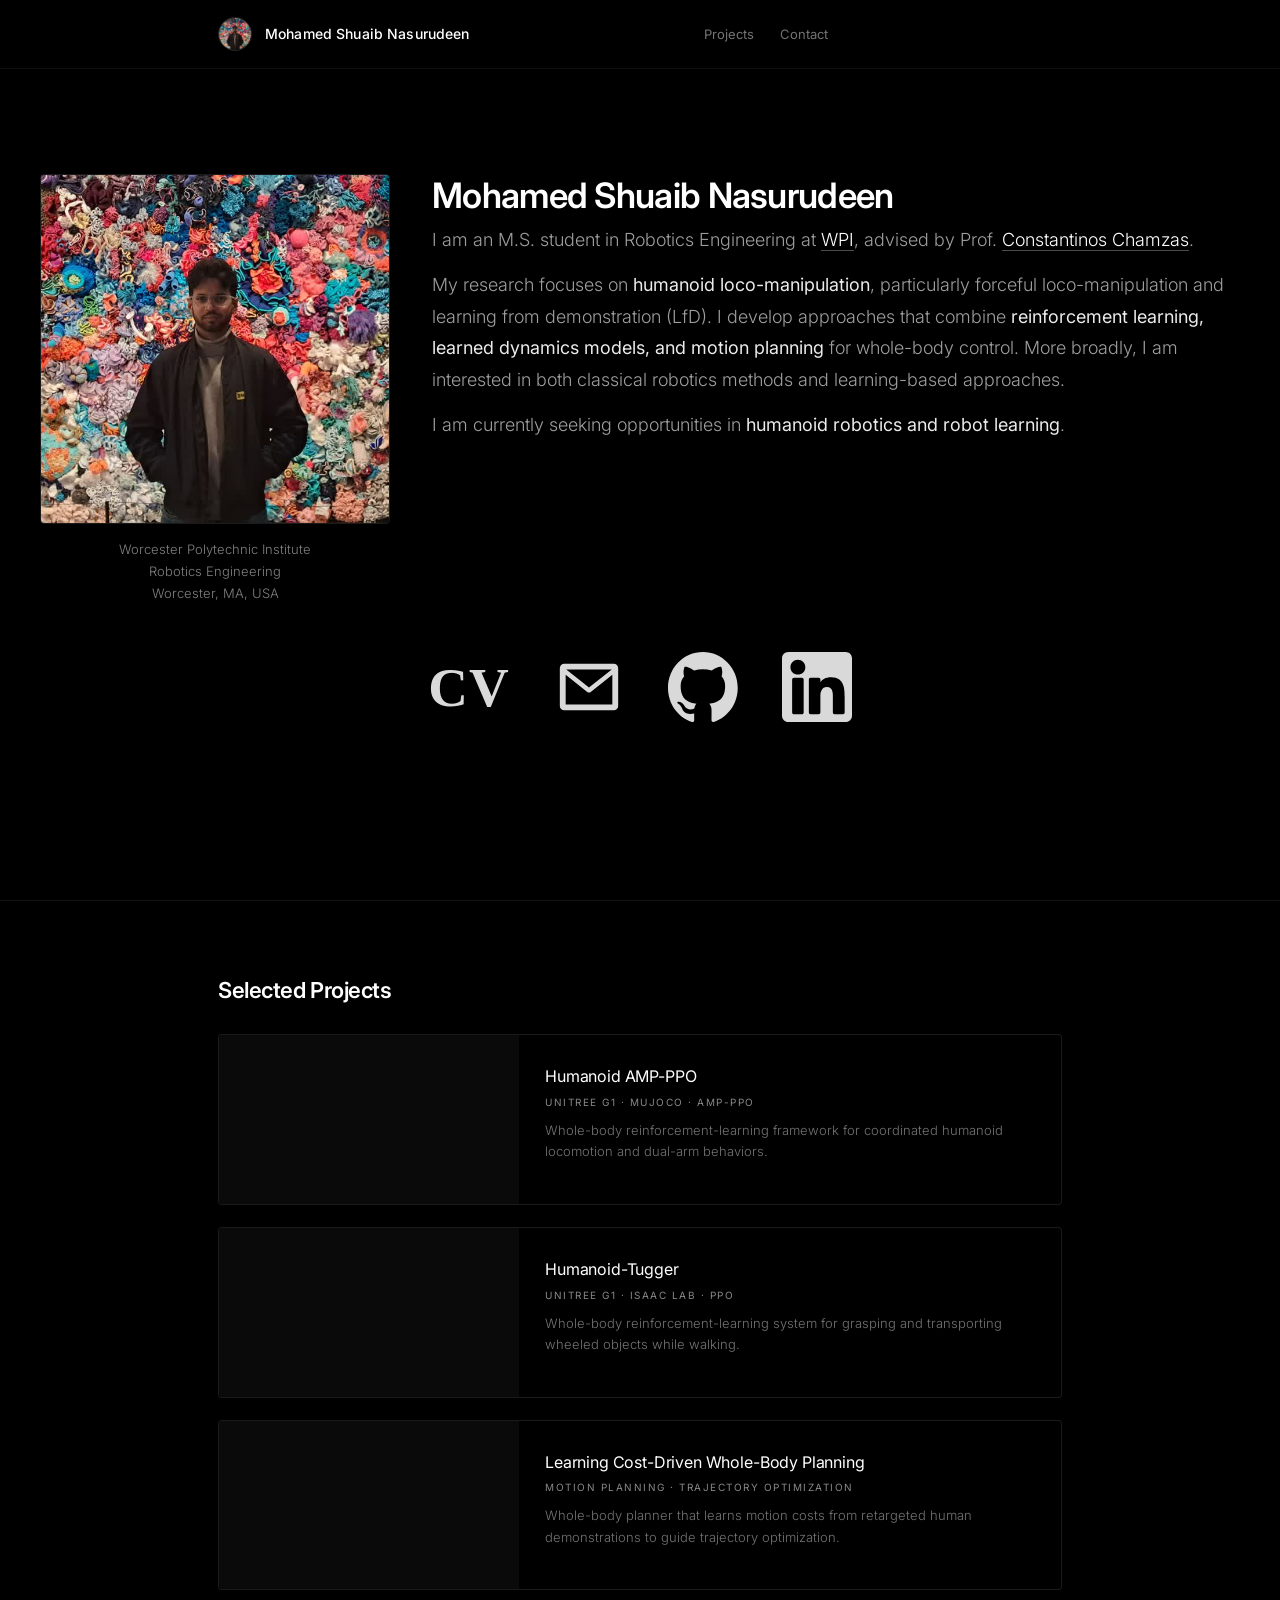
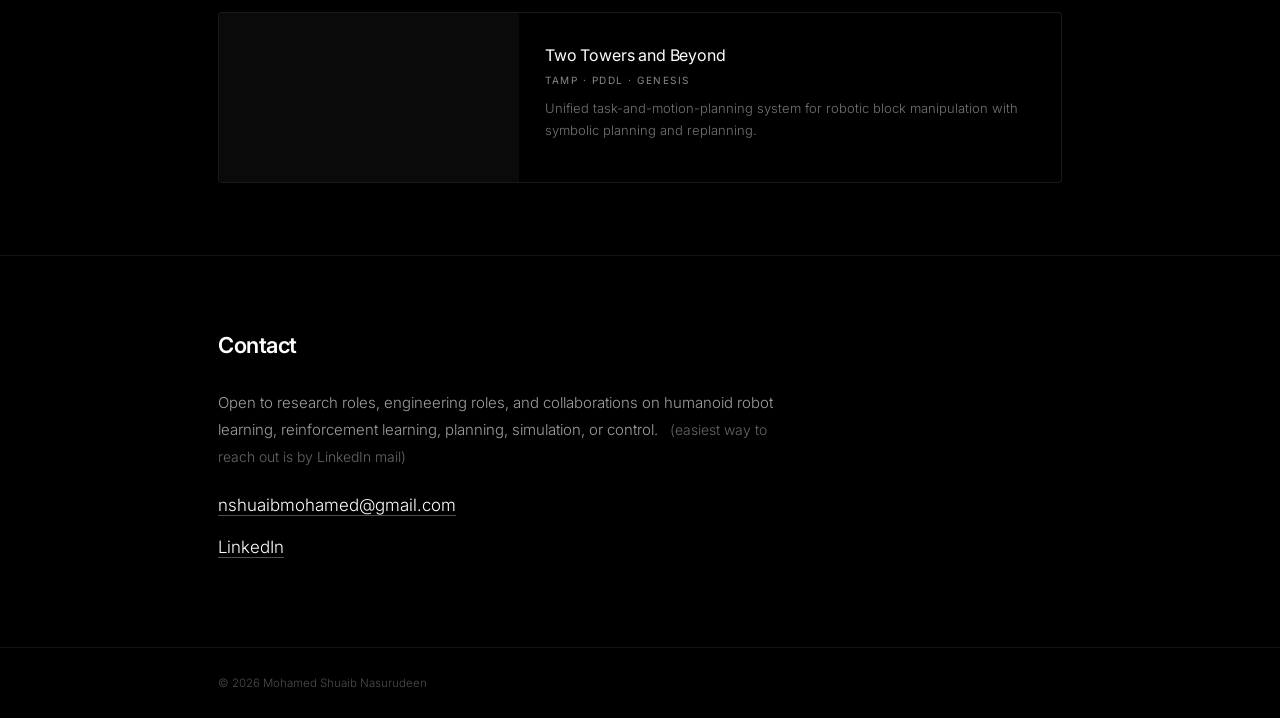
<file: index.html>
<!DOCTYPE html>
<html lang="en">
<head>
  <meta charset="UTF-8"/>
  <meta name="viewport" content="width=device-width, initial-scale=1.0"/>
  <title>Mohamed Shuaib Nasurudeen — Robotics</title>
  <meta name="description" content="Mohamed Shuaib Nasurudeen — M.S. Robotics Engineering student at WPI. Robot learning, humanoid robotics, robot control, and motion planning."/>
  <link rel="canonical" href="https://shuayyy.github.io/"/>
  <meta property="og:title" content="Mohamed Shuaib Nasurudeen — Robotics"/>
  <meta property="og:description" content="Robot learning, humanoid robotics, robot control, and motion planning."/>
  <meta property="og:url" content="https://shuayyy.github.io/"/>
  <meta property="og:image" content="https://shuayyy.github.io/assets/pp_square.jpg"/>
  <link rel="icon" href="assets/pp_square.jpg"/>
  <link rel="preconnect" href="https://fonts.googleapis.com"/>
  <link rel="preconnect" href="https://fonts.gstatic.com" crossorigin/>
  <link href="https://fonts.googleapis.com/css2?family=Inter:wght@300;400;500;600;700&display=swap" rel="stylesheet"/>
  <link rel="stylesheet" href="style.css"/>
</head>
<body>

<!-- ==================== TOP CATALOG ==================== -->
<nav>
  <div class="nav-inner">
    <a href="#home" class="nav-left">
      <img src="assets/pp_square.jpg" alt="Mohamed Shuaib Nasurudeen" class="nav-avatar"/>
      <span class="nav-name">Mohamed Shuaib Nasurudeen</span>
    </a>

    <div class="nav-center">
      <a href="#projects" class="nav-link">Projects</a>
      <a href="#contact" class="nav-link">Contact</a>
    </div>

    <div class="nav-right">
      <button type="button" class="nav-hamburger" onclick="toggleMenu()" aria-label="Menu" aria-expanded="false" aria-controls="mobileMenu">
        <span></span><span></span><span></span>
      </button>
    </div>
  </div>
</nav>

<div class="mobile-menu" id="mobileMenu">
  <a href="#projects">Projects</a>
  <a href="#contact">Contact</a>
  <a href="assets/shuaib_resume.pdf?v=20261111b" target="_blank">CV</a>
  <a href="https://github.com/shuayyy" target="_blank" rel="noopener">GitHub</a>
  <a href="https://www.linkedin.com/in/mohamed-shuaib-nasurudeen/" target="_blank" rel="noopener">LinkedIn</a>
</div>

<main class="site-main">

<!-- ==================== HOME ==================== -->
<section id="home">
  <div class="col">
    <div class="intro-layout reveal">
      <div class="intro-side">
        <img src="assets/pp_square.jpg" alt="Mohamed Shuaib Nasurudeen" class="intro-photo"/>
        <div class="intro-affil">
          Worcester Polytechnic Institute<br/>
          Robotics Engineering<br/>
          Worcester, MA, USA
        </div>
      </div>
      <div class="intro-text">
        <h1 class="intro-name">Mohamed Shuaib Nasurudeen</h1>
        <div class="intro-body">
          <p>
            I am an M.S. student in Robotics Engineering at
            <a href="https://www.wpi.edu/" target="_blank" rel="noopener">WPI</a>,
            advised by Prof.
            <a href="https://cchamzas.com/" target="_blank" rel="noopener">Constantinos Chamzas</a>.
          </p>
          <p>
            My research focuses on <strong>humanoid loco-manipulation</strong>,
            particularly forceful loco-manipulation and learning from
            demonstration (LfD). I develop approaches that combine
            <strong>reinforcement learning, learned dynamics models, and motion
            planning</strong> for whole-body control. More broadly, I am
            interested in both classical robotics methods and learning-based
            approaches.
          </p>
          <p>
            I am currently seeking opportunities in <strong>humanoid robotics and
            robot learning</strong>.
          </p>
        </div>
      </div>
    </div>

    <div class="intro-icons reveal">
      <a href="assets/shuaib_resume.pdf?v=20261111b" target="_blank" aria-label="CV" class="intro-icon intro-icon-cv">CV</a>
      <a href="mailto:nshuaibmohamed@gmail.com" aria-label="Email" class="intro-icon">
        <svg viewBox="0 0 24 24" fill="currentColor" xmlns="http://www.w3.org/2000/svg"><path d="M2 5.5A1.5 1.5 0 0 1 3.5 4h17A1.5 1.5 0 0 1 22 5.5v13a1.5 1.5 0 0 1-1.5 1.5h-17A1.5 1.5 0 0 1 2 18.5v-13Zm2.2.5 7.8 6.2L19.8 6H4.2ZM20 7.8l-7.4 5.9a1 1 0 0 1-1.2 0L4 7.8V18h16V7.8Z"/></svg>
      </a>
      <a href="https://github.com/shuayyy" target="_blank" rel="noopener" aria-label="GitHub" class="intro-icon">
        <img src="assets/github-mark-white.svg" alt="GitHub"/>
      </a>
      <a href="https://www.linkedin.com/in/mohamed-shuaib-nasurudeen/" target="_blank" rel="noopener" aria-label="LinkedIn" class="intro-icon">
        <img src="assets/linkedin-svgrepo-com.svg" alt="LinkedIn" class="invert"/>
      </a>
    </div>
  </div>
</section>

<!-- ==================== PROJECTS ==================== -->
<section id="projects">
  <div class="col">
    <div class="eyebrow reveal">Selected Projects</div>
    <div class="projects-list">

      <!-- Humanoid AMP-PPO -->
      <!-- Detail link temporarily disabled: projects/humanoid_amp_ppo.html -->
      <article class="project-row reveal">
        <div class="project-media">
          <video muted loop playsinline preload="metadata" data-autoplay>
            <source src="assets/humanoid_amp_ppo_dual_arm.mp4" type="video/mp4"/>
          </video>
        </div>
        <div class="project-body">
          <div class="project-title">Humanoid AMP-PPO</div>
          <div class="project-tag">Unitree G1 · MuJoCo · AMP-PPO</div>
          <p class="project-desc">
            Whole-body reinforcement-learning framework for coordinated humanoid
            locomotion and dual-arm behaviors.
          </p>
          <!-- <span class="project-link">View project →</span> -->
        </div>
      </article>

      <!-- Humanoid-Tugger -->
      <!-- Detail link temporarily disabled: projects/humanoid_tugger.html -->
      <article class="project-row reveal">
        <div class="project-media">
          <video muted loop playsinline preload="metadata" data-autoplay src="assets/side.mp4"></video>
        </div>
        <div class="project-body">
          <div class="project-title">Humanoid-Tugger</div>
          <div class="project-tag">Unitree G1 · Isaac Lab · PPO</div>
          <p class="project-desc">
            Whole-body reinforcement-learning system for grasping and transporting
            wheeled objects while walking.
          </p>
          <!-- <span class="project-link">View project →</span> -->
        </div>
      </article>

      <!-- Learning Cost-Driven Whole-Body Planning -->
      <!-- Detail link temporarily disabled: projects/learning_cost_whole_body_planning.html -->
      <article class="project-row reveal">
        <div class="project-media">
          <video muted loop playsinline preload="metadata" data-autoplay>
            <source src="assets/learnng_cost_driven_human_videos.mp4" type="video/mp4"/>
          </video>
        </div>
        <div class="project-body">
          <div class="project-title">Learning Cost-Driven Whole-Body Planning</div>
          <div class="project-tag">Motion Planning · Trajectory Optimization</div>
          <p class="project-desc">
            Whole-body planner that learns motion costs from retargeted human
            demonstrations to guide trajectory optimization.
          </p>
          <!-- <span class="project-link">View project →</span> -->
        </div>
      </article>

      <!-- Two Towers and Beyond -->
      <!-- Detail link temporarily disabled: projects/two_towers_and_beyond.html -->
      <article class="project-row reveal">
        <div class="project-media">
          <video muted loop playsinline preload="metadata" data-autoplay>
            <source src="assets/tamp_two_towers.mp4" type="video/mp4"/>
          </video>
        </div>
        <div class="project-body">
          <div class="project-title">Two Towers and Beyond</div>
          <div class="project-tag">TAMP · PDDL · Genesis</div>
          <p class="project-desc">
            Unified task-and-motion-planning system for robotic block manipulation
            with symbolic planning and replanning.
          </p>
          <!-- <span class="project-link">View project →</span> -->
        </div>
      </article>

    </div>
  </div>
</section>

<!-- ==================== CONTACT ==================== -->
<section id="contact">
  <div class="col">
    <div class="eyebrow reveal">Contact</div>
    <div class="reveal">
      <p class="contact-body">
        Open to research roles, engineering roles, and collaborations on humanoid
        robot learning, reinforcement learning, planning, simulation, or control.
        <span class="contact-note">(easiest way to reach out is by LinkedIn mail)</span>
      </p>
      <p class="contact-line">
        <a href="mailto:nshuaibmohamed@gmail.com">nshuaibmohamed@gmail.com</a>
      </p>
      <p class="contact-line">
        <a href="https://www.linkedin.com/in/mohamed-shuaib-nasurudeen/" target="_blank" rel="noopener">LinkedIn</a>
      </p>
    </div>
  </div>
</section>

</main>

<!-- ==================== FOOTER ==================== -->
<footer>
  <div class="footer-inner">
    <span class="footer-copy">© 2026 Mohamed Shuaib Nasurudeen</span>
  </div>
</footer>

<script src="script.js"></script>

</body>
</html>
</file>
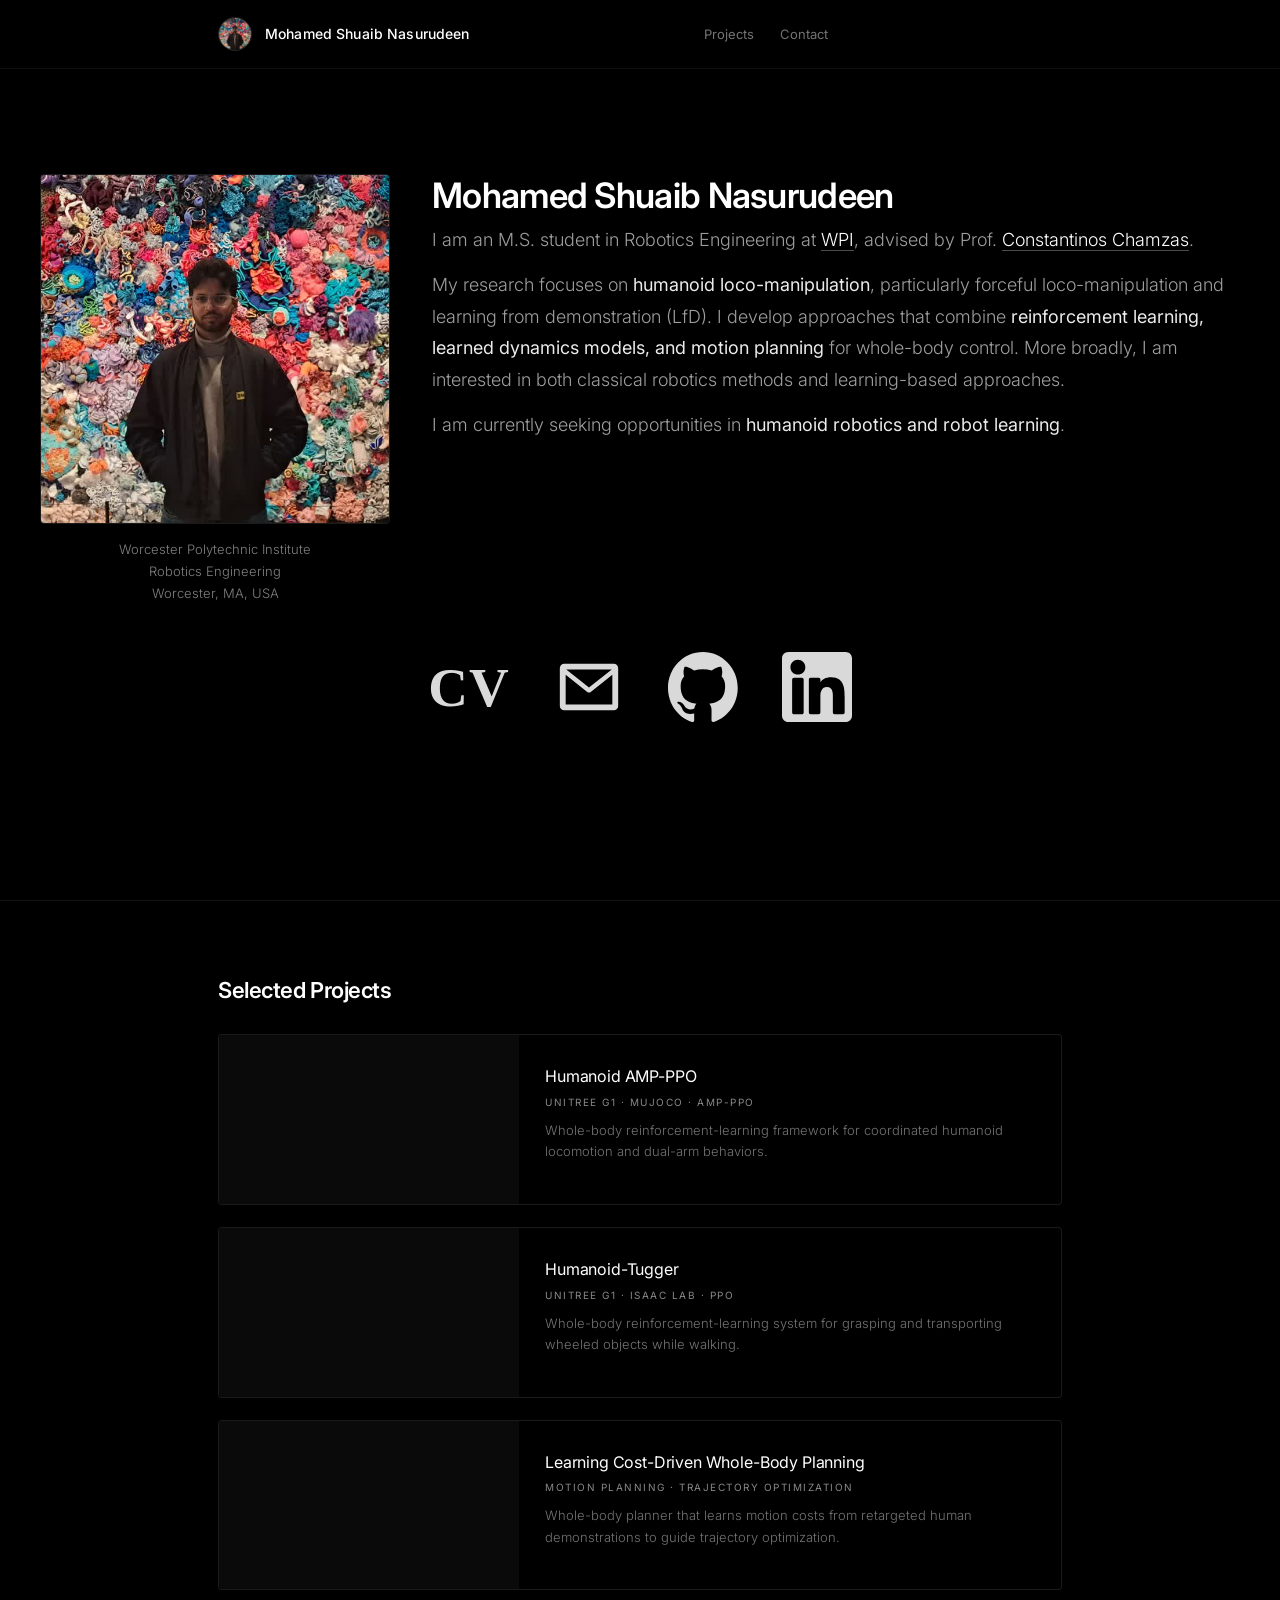
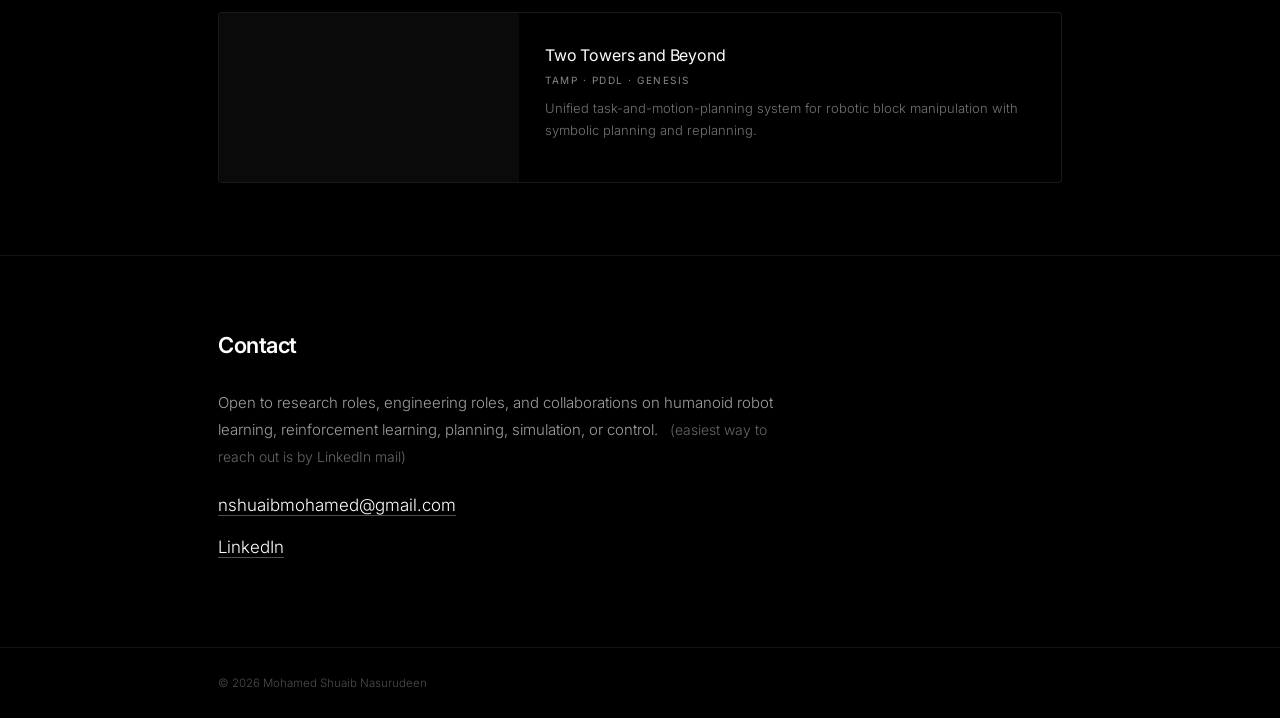
<file: contact.html>
<!DOCTYPE html>
<html lang="en">
<head>
  <meta charset="UTF-8"/>
  <meta http-equiv="refresh" content="0; url=index.html#contact"/>
  <link rel="canonical" href="https://shuayyy.github.io/#contact"/>
  <title>Contact — Mohamed Shuaib Nasurudeen</title>
</head>
<body>
  <p><a href="index.html#contact">Contact has moved — click here if you are not redirected.</a></p>
  <script>location.replace('index.html#contact');</script>
</body>
</html>
</file>
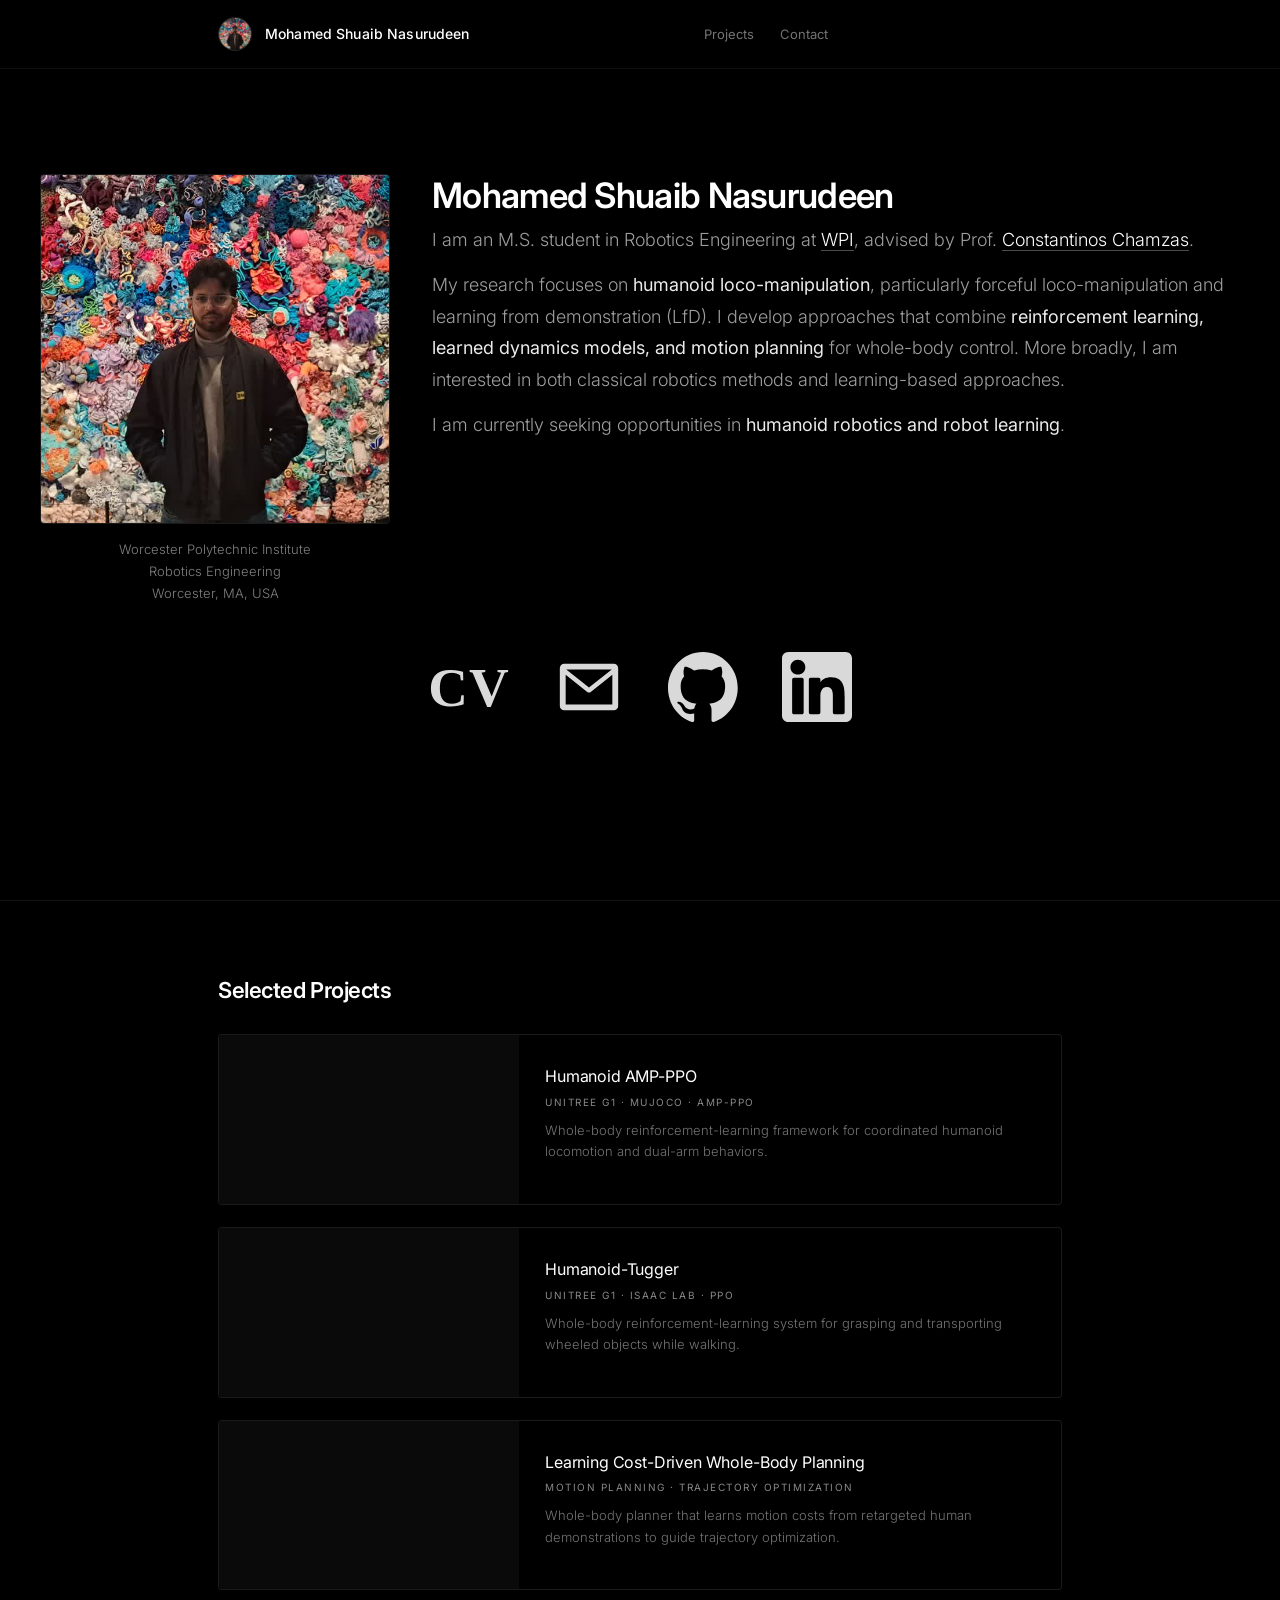
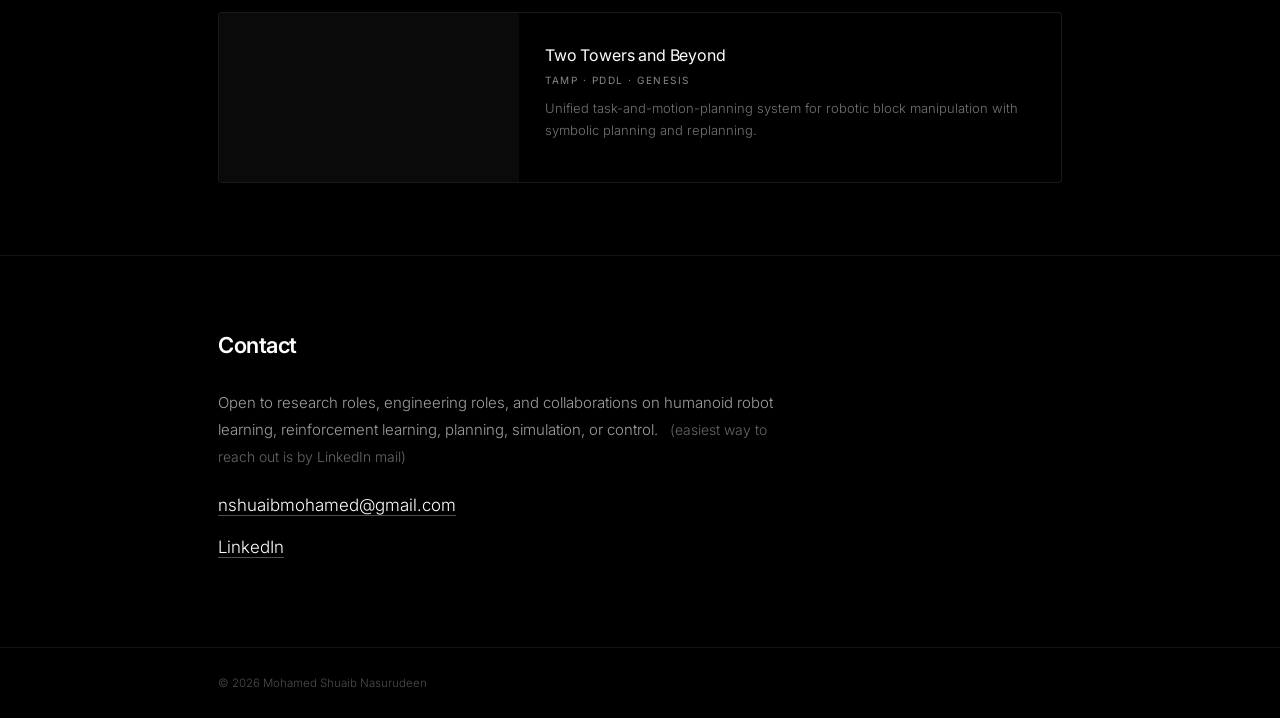
<file: projects.html>
<!DOCTYPE html>
<html lang="en">
<head>
  <meta charset="UTF-8"/>
  <meta http-equiv="refresh" content="0; url=index.html#projects"/>
  <link rel="canonical" href="https://shuayyy.github.io/#projects"/>
  <title>Projects — Mohamed Shuaib Nasurudeen</title>
</head>
<body>
  <p><a href="index.html#projects">Projects have moved — click here if you are not redirected.</a></p>
  <script>location.replace('index.html#projects');</script>
</body>
</html>
</file>
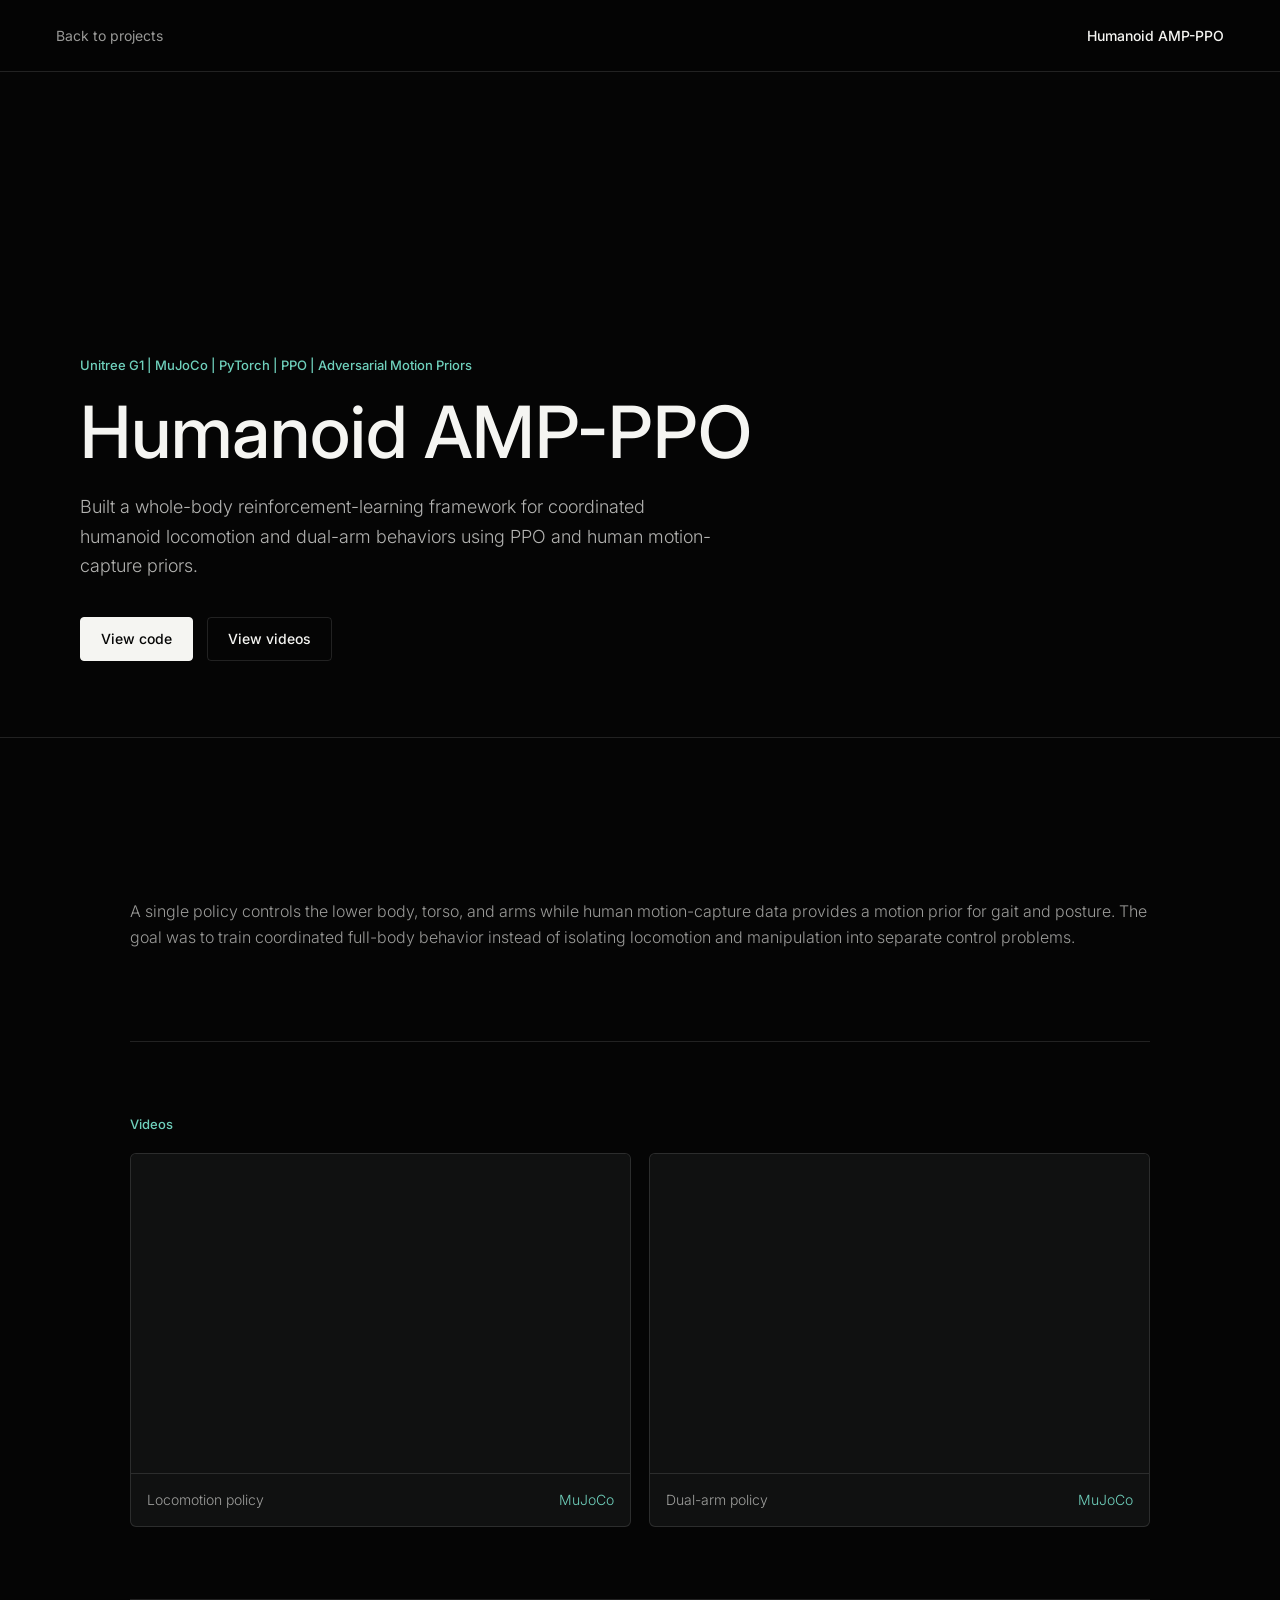
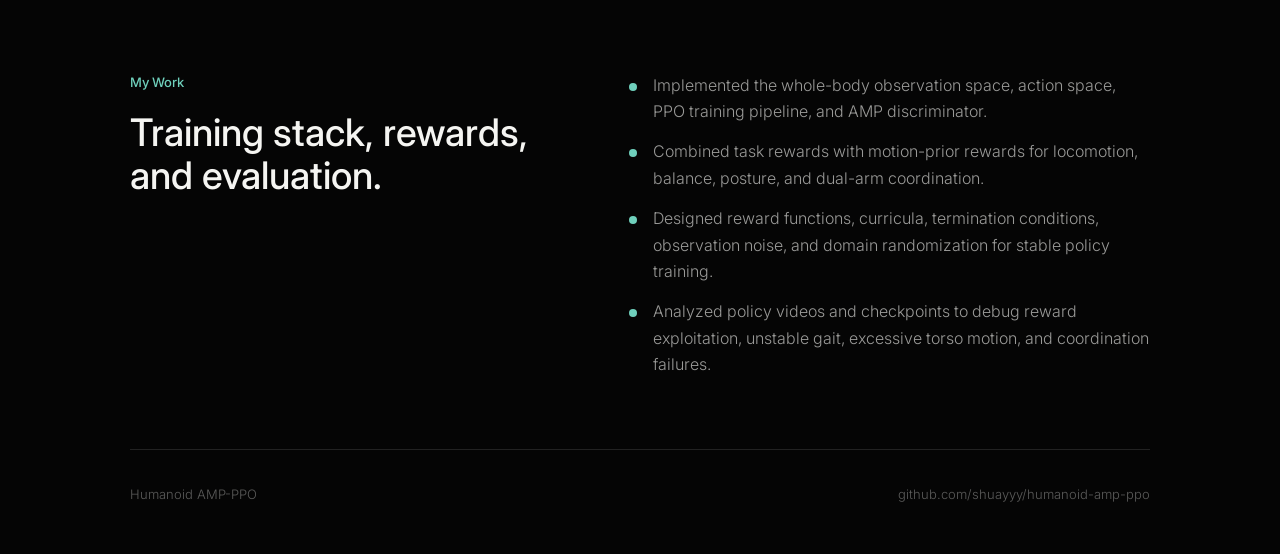
<file: projects/humanoid_amp_ppo.html>
<!DOCTYPE html>
<html lang="en">
<head>
  <meta charset="UTF-8"/>
  <meta name="viewport" content="width=device-width, initial-scale=1.0"/>
  <title>Humanoid AMP-PPO | Unitree G1 Robot Learning</title>
  <meta name="description" content="Whole-body reinforcement-learning framework for coordinated Unitree G1 humanoid locomotion and dual-arm behaviors using PPO and adversarial motion priors."/>
  <link rel="icon" href="../assets/pp_square.jpg"/>
  <link href="https://fonts.googleapis.com/css2?family=Inter:wght@300;400;500;600&amp;display=swap" rel="stylesheet"/>
  <style>
    *, *::before, *::after { box-sizing: border-box; margin: 0; padding: 0; }

    :root {
      --black: #050505;
      --white: #f5f5f2;
      --muted: rgba(245,245,242,0.62);
      --dim: rgba(245,245,242,0.36);
      --border: rgba(245,245,242,0.12);
      --panel: #101111;
      --accent: #6fd0bc;
      --accent-soft: rgba(111,208,188,0.16);
    }

    html { scroll-behavior: smooth; }

    body {
      background: var(--black);
      color: var(--white);
      font-family: Inter, -apple-system, BlinkMacSystemFont, sans-serif;
      font-weight: 300;
      line-height: 1.65;
      overflow-x: hidden;
      -webkit-font-smoothing: antialiased;
    }

    a { color: inherit; text-decoration: none; }
    img { display: block; max-width: 100%; }

    nav {
      position: fixed;
      top: 0;
      left: 0;
      right: 0;
      z-index: 20;
      display: flex;
      align-items: center;
      justify-content: space-between;
      height: 72px;
      padding: 0 56px;
      background: rgba(5,5,5,0.82);
      border-bottom: 1px solid var(--border);
      backdrop-filter: blur(18px);
    }

    .nav-title {
      font-size: 14px;
      font-weight: 500;
      color: var(--white);
    }

    .nav-back {
      font-size: 14px;
      font-weight: 400;
      color: var(--muted);
      transition: color 0.2s ease;
    }

    .nav-back:hover { color: var(--white); }

    .hero {
      position: relative;
      min-height: 82svh;
      display: flex;
      align-items: flex-end;
      overflow: hidden;
      padding: 144px 80px 76px;
      border-bottom: 1px solid var(--border);
    }

    .hero-media {
      position: absolute;
      inset: 0;
      z-index: 0;
    }

    .hero-media img,
    .hero-media video {
      width: 100%;
      height: 100%;
      object-fit: cover;
      filter: brightness(0.52) saturate(0.94);
    }

    .hero-shade {
      position: absolute;
      inset: 0;
      z-index: 1;
      background:
        linear-gradient(to bottom, rgba(5,5,5,0.28), rgba(5,5,5,0.1) 42%, rgba(5,5,5,0.95)),
        linear-gradient(to right, rgba(5,5,5,0.88), rgba(5,5,5,0.22) 62%, rgba(5,5,5,0.62));
    }

    .hero-content {
      position: relative;
      z-index: 2;
      width: min(100%, 1120px);
      margin: 0 auto;
    }

    .eyebrow {
      font-size: 13px;
      font-weight: 500;
      color: var(--accent);
      margin-bottom: 18px;
    }

    h1 {
      max-width: 780px;
      font-size: 72px;
      font-weight: 500;
      line-height: 1.02;
      color: var(--white);
      margin-bottom: 24px;
    }

    .hero-summary {
      max-width: 650px;
      font-size: 18px;
      color: rgba(245,245,242,0.72);
      margin-bottom: 36px;
    }

    .hero-actions {
      display: flex;
      align-items: center;
      gap: 14px;
      flex-wrap: wrap;
    }

    .button {
      display: inline-flex;
      align-items: center;
      justify-content: center;
      min-height: 44px;
      padding: 0 20px;
      border: 1px solid var(--border);
      border-radius: 4px;
      color: var(--white);
      font-size: 14px;
      font-weight: 500;
      transition: background 0.2s ease, border-color 0.2s ease;
    }

    .button.primary {
      background: var(--white);
      color: var(--black);
      border-color: var(--white);
    }

    .button:hover {
      background: rgba(245,245,242,0.1);
      border-color: rgba(245,245,242,0.34);
    }

    .button.primary:hover { background: #dfe8e4; }

    main {
      max-width: 1180px;
      margin: 0 auto;
      padding: 88px 80px 0;
    }

    section {
      padding: 72px 0;
      border-bottom: 1px solid var(--border);
    }

    .two-col {
      display: grid;
      grid-template-columns: 0.9fr 1.1fr;
      gap: 72px;
      align-items: start;
    }

    h2 {
      font-size: 38px;
      font-weight: 500;
      line-height: 1.14;
      margin-bottom: 20px;
    }

    p {
      color: var(--muted);
      font-size: 16px;
      margin-bottom: 18px;
    }

    .stack-line {
      color: var(--accent);
      font-size: 15px;
      font-weight: 500;
      margin-top: 20px;
    }

    .metrics {
      display: grid;
      grid-template-columns: repeat(4, 1fr);
      gap: 1px;
      background: var(--border);
      border: 1px solid var(--border);
    }

    .metric {
      min-height: 132px;
      padding: 24px;
      background: var(--black);
    }

    .metric-value {
      font-size: 25px;
      font-weight: 500;
      color: var(--white);
      margin-bottom: 8px;
    }

    .metric-label {
      font-size: 14px;
      color: var(--dim);
    }

    .media-grid {
      display: grid;
      grid-template-columns: 1fr 1fr;
      gap: 18px;
    }

    .media-item {
      overflow: hidden;
      border: 1px solid var(--border);
      border-radius: 6px;
      background: var(--panel);
    }

    .media-item img,
    .media-item video {
      width: 100%;
      aspect-ratio: 16 / 10;
      object-fit: cover;
      background: var(--panel);
    }

    .media-caption {
      display: flex;
      justify-content: space-between;
      gap: 16px;
      padding: 14px 16px;
      color: var(--muted);
      font-size: 14px;
      border-top: 1px solid var(--border);
    }

    .media-caption span:last-child {
      color: var(--accent);
      flex-shrink: 0;
    }

    .work-list {
      list-style: none;
      display: grid;
      gap: 14px;
    }

    .work-list li {
      position: relative;
      padding-left: 24px;
      color: var(--muted);
      font-size: 16px;
    }

    .work-list li::before {
      content: "";
      position: absolute;
      left: 0;
      top: 11px;
      width: 8px;
      height: 8px;
      border-radius: 50%;
      background: var(--accent);
    }

    .system-grid {
      display: grid;
      grid-template-columns: repeat(3, 1fr);
      gap: 1px;
      background: var(--border);
      border: 1px solid var(--border);
    }

    .system-item {
      padding: 24px;
      background: var(--black);
      min-height: 146px;
    }

    .system-item h3 {
      font-size: 16px;
      font-weight: 500;
      margin-bottom: 10px;
      color: var(--white);
    }

    .system-item p {
      font-size: 14px;
      margin-bottom: 0;
      color: var(--dim);
    }

    .status {
      display: grid;
      grid-template-columns: 1fr 1fr;
      gap: 24px;
      align-items: stretch;
    }

    .status-panel {
      padding: 28px;
      border: 1px solid var(--border);
      border-radius: 6px;
      background: linear-gradient(135deg, var(--accent-soft), rgba(245,245,242,0.02));
    }

    .status-panel strong {
      display: block;
      font-size: 18px;
      font-weight: 500;
      color: var(--white);
      margin-bottom: 8px;
    }

    .status-panel p { margin-bottom: 0; }

    footer {
      max-width: 1180px;
      margin: 0 auto;
      padding: 34px 80px 48px;
      display: flex;
      justify-content: space-between;
      gap: 24px;
      color: var(--dim);
      font-size: 13px;
    }

    @media (max-width: 900px) {
      nav { padding: 0 24px; }
      .hero { min-height: 78svh; padding: 118px 24px 56px; }
      h1 { font-size: 48px; }
      .hero-summary { font-size: 16px; }
      main { padding: 56px 24px 0; }
      section { padding: 52px 0; }
      .two-col,
      .media-grid,
      .status {
        grid-template-columns: 1fr;
        gap: 32px;
      }
      .metrics,
      .system-grid {
        grid-template-columns: 1fr 1fr;
      }
      footer {
        padding: 28px 24px 40px;
        flex-direction: column;
      }
    }

    @media (max-width: 560px) {
      .nav-title { display: none; }
      h1 { font-size: 39px; }
      h2 { font-size: 30px; }
      .metrics,
      .system-grid {
        grid-template-columns: 1fr;
      }
      .media-caption {
        flex-direction: column;
        gap: 4px;
      }
    }
  </style>
</head>
<body>
  <nav>
    <a class="nav-back" href="../index.html#projects">Back to projects</a>
    <div class="nav-title">Humanoid AMP-PPO</div>
  </nav>

  <header class="hero">
    <div class="hero-media">
      <video autoplay muted loop playsinline aria-label="Unitree G1 humanoid locomotion policy running in MuJoCo">
        <source src="../assets/humanoid_amp_ppo_locomotion.mp4" type="video/mp4"/>
        <img src="../assets/humanoid_amp_ppo_locomotion.gif" alt="Unitree G1 humanoid locomotion policy running in MuJoCo"/>
      </video>
    </div>
    <div class="hero-shade"></div>
    <div class="hero-content">
      <div class="eyebrow">Unitree G1 | MuJoCo | PyTorch | PPO | Adversarial Motion Priors</div>
      <h1>Humanoid AMP-PPO</h1>
      <p class="hero-summary">
        Built a whole-body reinforcement-learning framework for coordinated
        humanoid locomotion and dual-arm behaviors using PPO and human
        motion-capture priors.
      </p>
      <div class="hero-actions">
        <a class="button primary" href="https://github.com/shuayyy/humanoid-amp-ppo" target="_blank" rel="noopener">View code</a>
        <a class="button" href="#results">View videos</a>
      </div>
    </div>
  </header>

  <main>
    <section>
      <p>
        A single policy controls the lower body, torso, and arms while
        human motion-capture data provides a motion prior for gait and
        posture. The goal was to train coordinated full-body behavior
        instead of isolating locomotion and manipulation into separate
        control problems.
      </p>
    </section>


    <section id="results">
      <div class="eyebrow">Videos</div>
      <div class="media-grid">
        <div class="media-item">
          <video autoplay muted loop playsinline aria-label="Humanoid locomotion video in MuJoCo">
            <source src="../assets/humanoid_amp_ppo_locomotion.mp4" type="video/mp4"/>
            <img src="../assets/humanoid_amp_ppo_locomotion.gif" alt="Humanoid locomotion video in MuJoCo"/>
          </video>
          <div class="media-caption">
            <span>Locomotion policy</span>
            <span>MuJoCo</span>
          </div>
        </div>
        <div class="media-item">
          <video autoplay muted loop playsinline>
            <source src="../assets/humanoid_amp_ppo_dual_arm.mp4" type="video/mp4"/>
            <img src="../assets/humanoid_amp_ppo_dual_arm.gif" alt="Dual-arm humanoid behavior video in MuJoCo"/>
          </video>
          <div class="media-caption">
            <span>Dual-arm policy</span>
            <span>MuJoCo</span>
          </div>
        </div>
      </div>
    </section>

    <section>
      <div class="two-col">
        <div>
          <div class="eyebrow">My Work</div>
          <h2>Training stack, rewards, and evaluation.</h2>
        </div>
        <ul class="work-list">
          <li>Implemented the whole-body observation space, action space, PPO training pipeline, and AMP discriminator.</li>
          <li>Combined task rewards with motion-prior rewards for locomotion, balance, posture, and dual-arm coordination.</li>
          <li>Designed reward functions, curricula, termination conditions, observation noise, and domain randomization for stable policy training.</li>
          <li>Analyzed policy videos and checkpoints to debug reward exploitation, unstable gait, excessive torso motion, and coordination failures.</li>
        </ul>
      </div>
    </section>


  </main>

  <footer>
    <span>Humanoid AMP-PPO</span>
    <a href="https://github.com/shuayyy/humanoid-amp-ppo" target="_blank" rel="noopener">github.com/shuayyy/humanoid-amp-ppo</a>
  </footer>
</body>
</html>
</file>
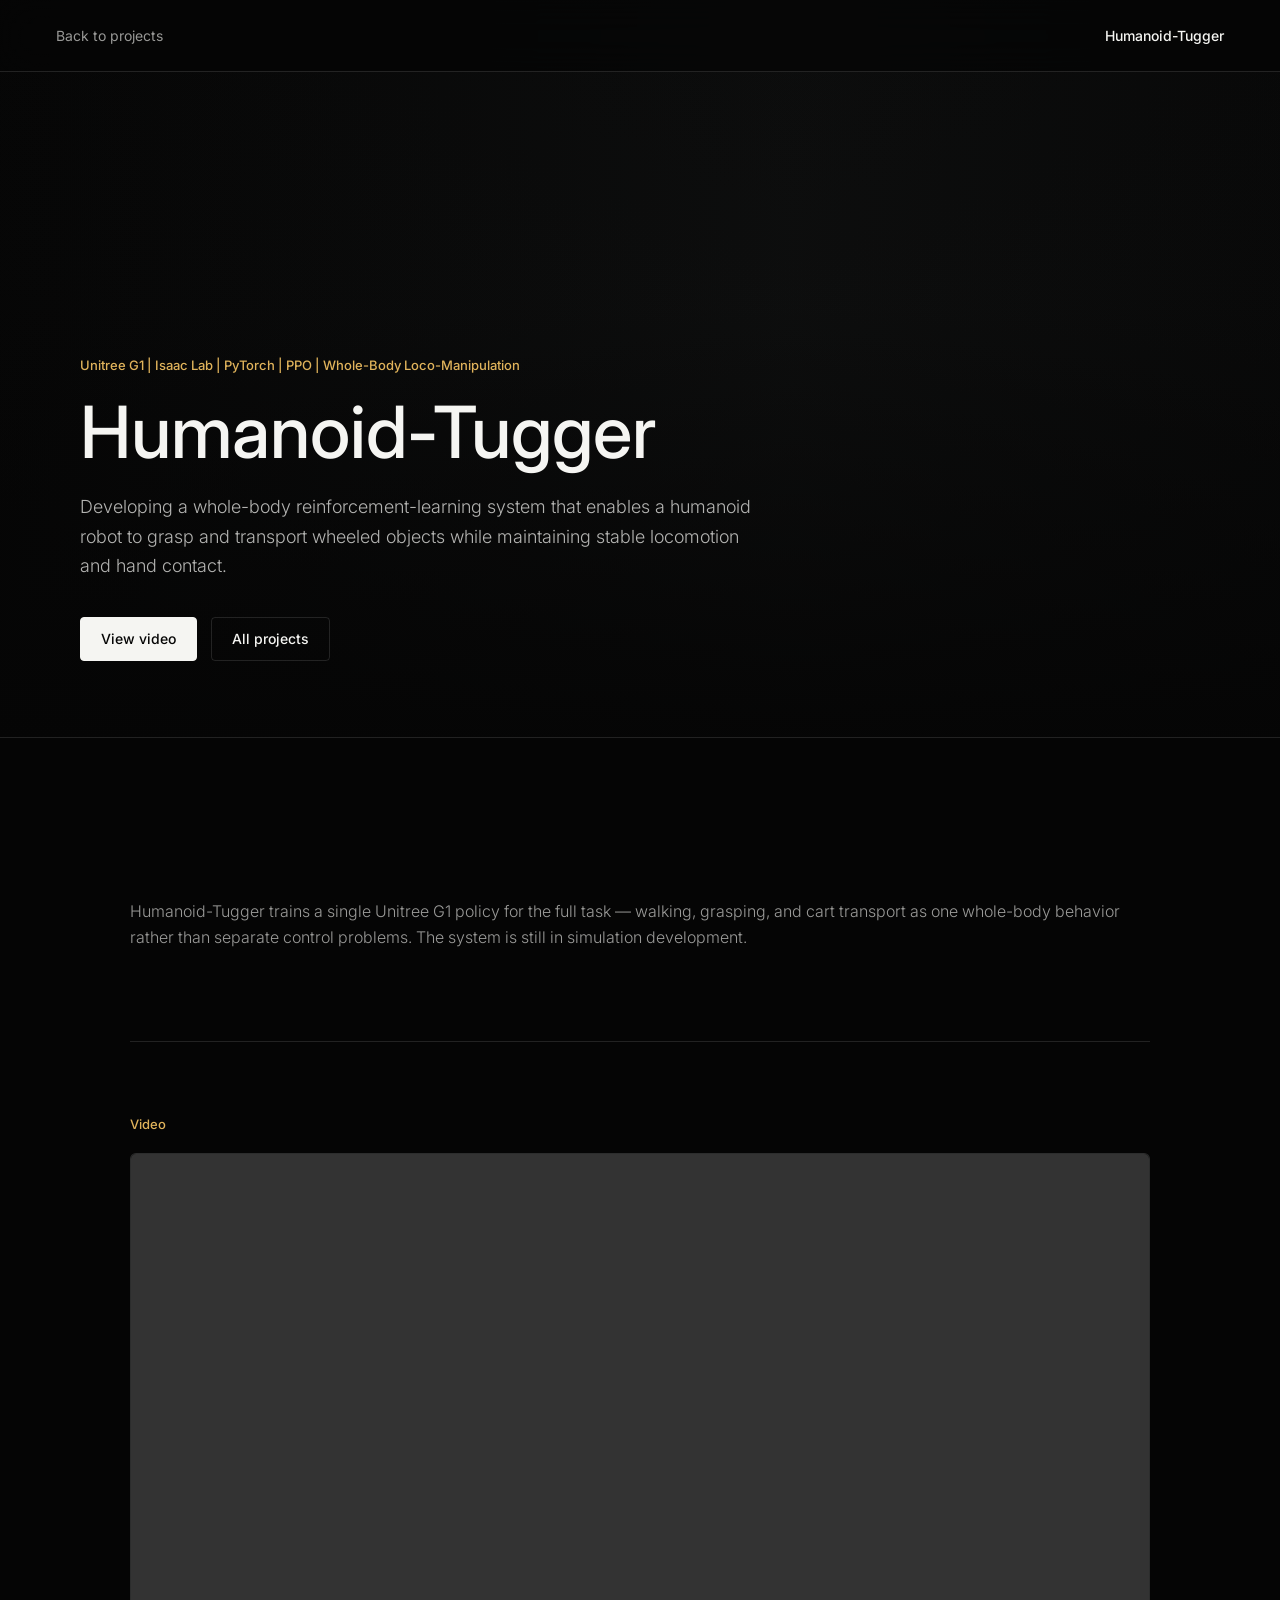
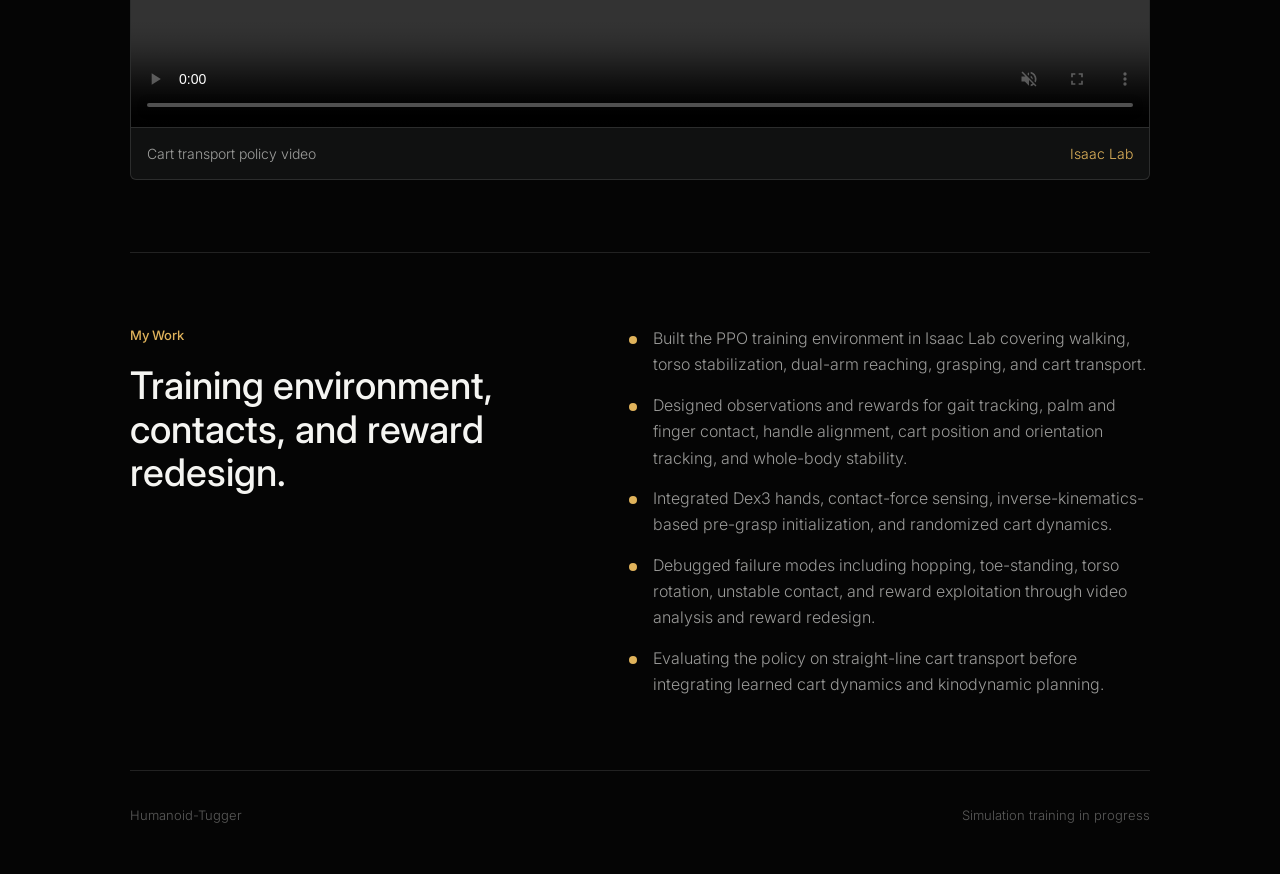
<file: projects/humanoid_tugger.html>
<!DOCTYPE html>
<html lang="en">
<head>
  <meta charset="UTF-8"/>
  <meta name="viewport" content="width=device-width, initial-scale=1.0"/>
  <title>Humanoid-Tugger | Unitree G1 Loco-Manipulation</title>
  <meta name="description" content="Whole-body reinforcement-learning system for a Unitree G1 humanoid grasping and transporting wheeled objects, built in Isaac Lab with PPO."/>
  <link rel="icon" href="../assets/pp_square.jpg"/>
  <link href="https://fonts.googleapis.com/css2?family=Inter:wght@300;400;500;600&amp;display=swap" rel="stylesheet"/>
  <style>
    *, *::before, *::after { box-sizing: border-box; margin: 0; padding: 0; }

    :root {
      --black: #050505;
      --white: #f5f5f2;
      --muted: rgba(245,245,242,0.62);
      --dim: rgba(245,245,242,0.36);
      --border: rgba(245,245,242,0.12);
      --panel: #101111;
      --accent: #e0b35b;
      --accent-soft: rgba(224,179,91,0.16);
    }

    html { scroll-behavior: smooth; }

    body {
      background: var(--black);
      color: var(--white);
      font-family: Inter, -apple-system, BlinkMacSystemFont, sans-serif;
      font-weight: 300;
      line-height: 1.65;
      overflow-x: hidden;
      -webkit-font-smoothing: antialiased;
    }

    a { color: inherit; text-decoration: none; }
    video { display: block; max-width: 100%; }

    nav {
      position: fixed;
      top: 0;
      left: 0;
      right: 0;
      z-index: 20;
      display: flex;
      align-items: center;
      justify-content: space-between;
      height: 72px;
      padding: 0 56px;
      background: rgba(5,5,5,0.82);
      border-bottom: 1px solid var(--border);
      backdrop-filter: blur(18px);
    }

    .nav-title {
      font-size: 14px;
      font-weight: 500;
      color: var(--white);
    }

    .nav-back {
      font-size: 14px;
      font-weight: 400;
      color: var(--muted);
      transition: color 0.2s ease;
    }

    .nav-back:hover { color: var(--white); }

    .hero {
      position: relative;
      min-height: 82svh;
      display: flex;
      align-items: flex-end;
      overflow: hidden;
      padding: 144px 80px 76px;
      border-bottom: 1px solid var(--border);
    }

    .hero-media {
      position: absolute;
      inset: 0;
      z-index: 0;
      background: var(--panel);
    }

    .hero-media video {
      width: 100%;
      height: 100%;
      object-fit: cover;
      filter: brightness(0.52) saturate(0.94);
    }

    .hero-shade {
      position: absolute;
      inset: 0;
      z-index: 1;
      background:
        linear-gradient(to bottom, rgba(5,5,5,0.2), rgba(5,5,5,0.08) 42%, rgba(5,5,5,0.95)),
        linear-gradient(to right, rgba(5,5,5,0.88), rgba(5,5,5,0.2) 62%, rgba(5,5,5,0.62));
    }

    .hero-content {
      position: relative;
      z-index: 2;
      width: min(100%, 1120px);
      margin: 0 auto;
    }

    .eyebrow {
      font-size: 13px;
      font-weight: 500;
      color: var(--accent);
      margin-bottom: 18px;
    }

    h1 {
      max-width: 780px;
      font-size: 72px;
      font-weight: 500;
      line-height: 1.02;
      color: var(--white);
      margin-bottom: 24px;
    }

    .hero-summary {
      max-width: 680px;
      font-size: 18px;
      color: rgba(245,245,242,0.72);
      margin-bottom: 36px;
    }

    .hero-actions {
      display: flex;
      align-items: center;
      gap: 14px;
      flex-wrap: wrap;
    }

    .button {
      display: inline-flex;
      align-items: center;
      justify-content: center;
      min-height: 44px;
      padding: 0 20px;
      border: 1px solid var(--border);
      border-radius: 4px;
      color: var(--white);
      font-size: 14px;
      font-weight: 500;
      transition: background 0.2s ease, border-color 0.2s ease;
    }

    .button.primary {
      background: var(--white);
      color: var(--black);
      border-color: var(--white);
    }

    .button:hover {
      background: rgba(245,245,242,0.1);
      border-color: rgba(245,245,242,0.34);
    }

    .button.primary:hover { background: #efe2c7; }

    main {
      max-width: 1180px;
      margin: 0 auto;
      padding: 88px 80px 0;
    }

    section {
      padding: 72px 0;
      border-bottom: 1px solid var(--border);
    }

    .two-col {
      display: grid;
      grid-template-columns: 0.9fr 1.1fr;
      gap: 72px;
      align-items: start;
    }

    h2 {
      font-size: 38px;
      font-weight: 500;
      line-height: 1.14;
      margin-bottom: 20px;
    }

    p {
      color: var(--muted);
      font-size: 16px;
      margin-bottom: 18px;
    }

    .stack-line {
      color: var(--accent);
      font-size: 15px;
      font-weight: 500;
      margin-top: 20px;
    }

    .metrics {
      display: grid;
      grid-template-columns: repeat(4, 1fr);
      gap: 1px;
      background: var(--border);
      border: 1px solid var(--border);
    }

    .metric {
      min-height: 132px;
      padding: 24px;
      background: var(--black);
    }

    .metric-value {
      font-size: 25px;
      font-weight: 500;
      color: var(--white);
      margin-bottom: 8px;
    }

    .metric-label {
      font-size: 14px;
      color: var(--dim);
    }

    .video-frame {
      overflow: hidden;
      border: 1px solid var(--border);
      border-radius: 6px;
      background: var(--panel);
    }

    .video-frame video {
      width: 100%;
      aspect-ratio: 16 / 9;
      object-fit: cover;
      background: var(--panel);
    }

    .video-caption {
      display: flex;
      justify-content: space-between;
      gap: 16px;
      padding: 14px 16px;
      color: var(--muted);
      font-size: 14px;
      border-top: 1px solid var(--border);
    }

    .video-caption span:last-child {
      color: var(--accent);
      flex-shrink: 0;
    }

    .work-list {
      list-style: none;
      display: grid;
      gap: 14px;
    }

    .work-list li {
      position: relative;
      padding-left: 24px;
      color: var(--muted);
      font-size: 16px;
    }

    .work-list li::before {
      content: "";
      position: absolute;
      left: 0;
      top: 11px;
      width: 8px;
      height: 8px;
      border-radius: 50%;
      background: var(--accent);
    }

    .system-grid {
      display: grid;
      grid-template-columns: repeat(3, 1fr);
      gap: 1px;
      background: var(--border);
      border: 1px solid var(--border);
    }

    .system-item {
      padding: 24px;
      background: var(--black);
      min-height: 146px;
    }

    .system-item h3 {
      font-size: 16px;
      font-weight: 500;
      margin-bottom: 10px;
      color: var(--white);
    }

    .system-item p {
      font-size: 14px;
      margin-bottom: 0;
      color: var(--dim);
    }

    .status {
      display: grid;
      grid-template-columns: 1fr 1fr;
      gap: 24px;
      align-items: stretch;
    }

    .status-panel {
      padding: 28px;
      border: 1px solid var(--border);
      border-radius: 6px;
      background: linear-gradient(135deg, var(--accent-soft), rgba(245,245,242,0.02));
    }

    .status-panel strong {
      display: block;
      font-size: 18px;
      font-weight: 500;
      color: var(--white);
      margin-bottom: 8px;
    }

    .status-panel p { margin-bottom: 0; }

    footer {
      max-width: 1180px;
      margin: 0 auto;
      padding: 34px 80px 48px;
      display: flex;
      justify-content: space-between;
      gap: 24px;
      color: var(--dim);
      font-size: 13px;
    }

    @media (max-width: 900px) {
      nav { padding: 0 24px; }
      .hero { min-height: 78svh; padding: 118px 24px 56px; }
      h1 { font-size: 48px; }
      .hero-summary { font-size: 16px; }
      main { padding: 56px 24px 0; }
      section { padding: 52px 0; }
      .two-col,
      .status {
        grid-template-columns: 1fr;
        gap: 32px;
      }
      .metrics,
      .system-grid {
        grid-template-columns: 1fr 1fr;
      }
      footer {
        padding: 28px 24px 40px;
        flex-direction: column;
      }
    }

    @media (max-width: 560px) {
      .nav-title { display: none; }
      h1 { font-size: 39px; }
      h2 { font-size: 30px; }
      .metrics,
      .system-grid {
        grid-template-columns: 1fr;
      }
      .video-caption {
        flex-direction: column;
        gap: 4px;
      }
    }
  </style>
</head>
<body>
  <nav>
    <a class="nav-back" href="../index.html#projects">Back to projects</a>
    <div class="nav-title">Humanoid-Tugger</div>
  </nav>

  <header class="hero">
    <div class="hero-media">
      <video autoplay muted loop playsinline src="../assets/side.mp4"></video>
    </div>
    <div class="hero-shade"></div>
    <div class="hero-content">
      <div class="eyebrow">Unitree G1 | Isaac Lab | PyTorch | PPO | Whole-Body Loco-Manipulation</div>
      <h1>Humanoid-Tugger</h1>
      <p class="hero-summary">
        Developing a whole-body reinforcement-learning system that enables a
        humanoid robot to grasp and transport wheeled objects while maintaining
        stable locomotion and hand contact.
      </p>
      <div class="hero-actions">
        <a class="button primary" href="#video">View video</a>
        <a class="button" href="../index.html#projects">All projects</a>
      </div>
    </div>
  </header>

  <main>
    <section>
      <p>
        Humanoid-Tugger trains a single Unitree G1 policy for the full task —
        walking, grasping, and cart transport as one whole-body behavior
        rather than separate control problems. The system is still in
        simulation development.
      </p>
    </section>


    <section id="video">
      <div class="eyebrow">Video</div>
      <div class="video-frame">
        <video autoplay muted loop playsinline controls src="../assets/side.mp4"></video>
        <div class="video-caption">
          <span>Cart transport policy video</span>
          <span>Isaac Lab</span>
        </div>
      </div>
    </section>

    <section>
      <div class="two-col">
        <div>
          <div class="eyebrow">My Work</div>
          <h2>Training environment, contacts, and reward redesign.</h2>
        </div>
        <ul class="work-list">
          <li>Built the PPO training environment in Isaac Lab covering walking, torso stabilization, dual-arm reaching, grasping, and cart transport.</li>
          <li>Designed observations and rewards for gait tracking, palm and finger contact, handle alignment, cart position and orientation tracking, and whole-body stability.</li>
          <li>Integrated Dex3 hands, contact-force sensing, inverse-kinematics-based pre-grasp initialization, and randomized cart dynamics.</li>
          <li>Debugged failure modes including hopping, toe-standing, torso rotation, unstable contact, and reward exploitation through video analysis and reward redesign.</li>
          <li>Evaluating the policy on straight-line cart transport before integrating learned cart dynamics and kinodynamic planning.</li>
        </ul>
      </div>
    </section>


  </main>

  <footer>
    <span>Humanoid-Tugger</span>
    <span>Simulation training in progress</span>
  </footer>
</body>
</html>
</file>
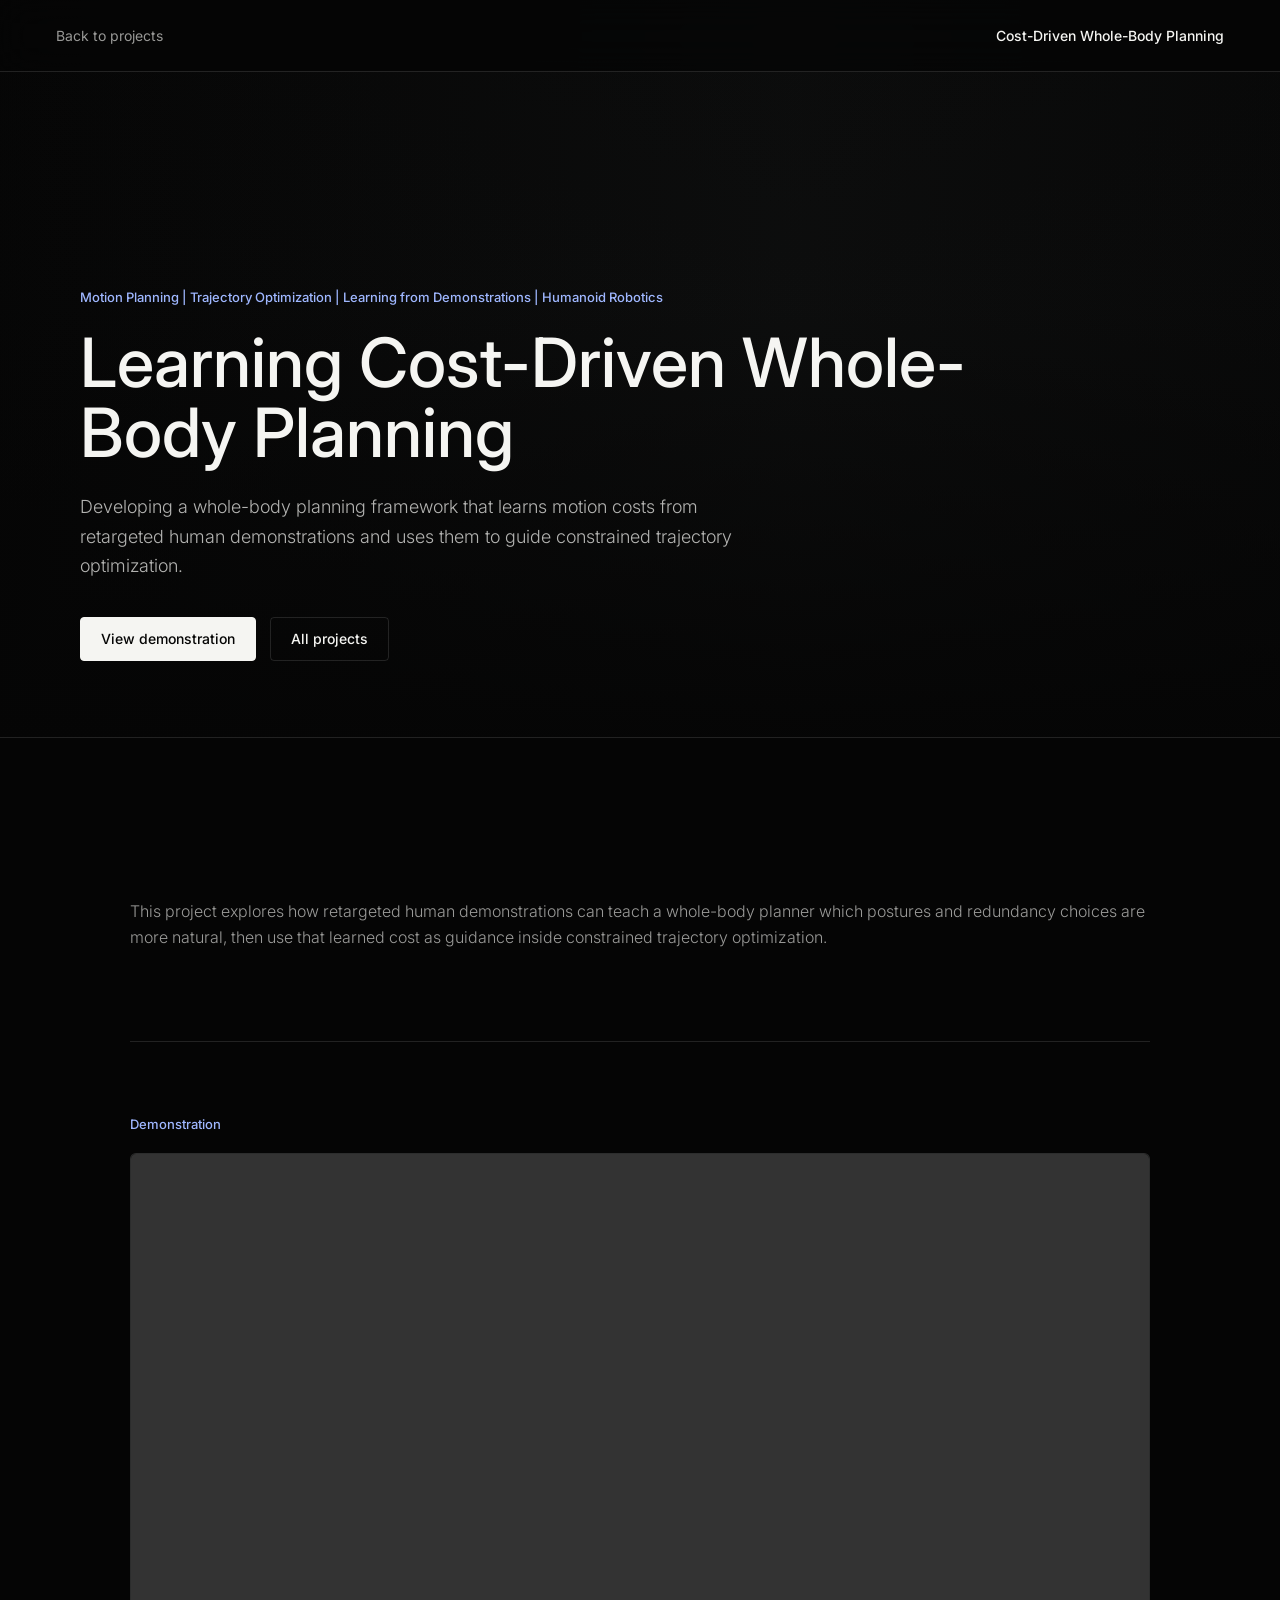
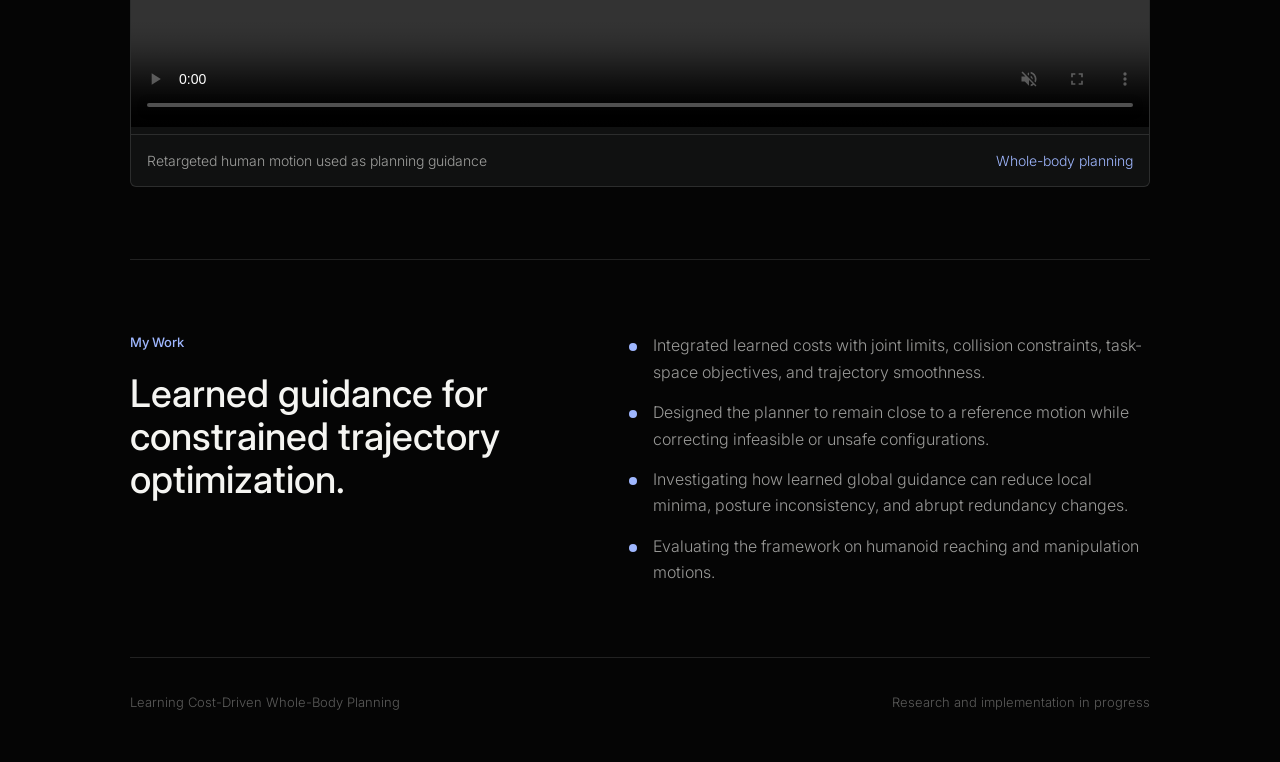
<file: projects/learning_cost_whole_body_planning.html>
<!DOCTYPE html>
<html lang="en">
<head>
  <meta charset="UTF-8"/>
  <meta name="viewport" content="width=device-width, initial-scale=1.0"/>
  <title>Learning Cost-Driven Whole-Body Planning | Humanoid Robotics</title>
  <meta name="description" content="Whole-body planning framework that learns motion costs from retargeted human demonstrations to guide constrained humanoid trajectory optimization."/>
  <link rel="icon" href="../assets/pp_square.jpg"/>
  <link href="https://fonts.googleapis.com/css2?family=Inter:wght@300;400;500;600&amp;display=swap" rel="stylesheet"/>
  <style>
    *, *::before, *::after { box-sizing: border-box; margin: 0; padding: 0; }

    :root {
      --black: #050505;
      --white: #f5f5f2;
      --muted: rgba(245,245,242,0.62);
      --dim: rgba(245,245,242,0.36);
      --border: rgba(245,245,242,0.12);
      --panel: #101111;
      --accent: #9fb7ff;
      --accent-soft: rgba(159,183,255,0.16);
    }

    html { scroll-behavior: smooth; }

    body {
      background: var(--black);
      color: var(--white);
      font-family: Inter, -apple-system, BlinkMacSystemFont, sans-serif;
      font-weight: 300;
      line-height: 1.65;
      overflow-x: hidden;
      -webkit-font-smoothing: antialiased;
    }

    a { color: inherit; text-decoration: none; }
    img { display: block; max-width: 100%; }

    nav {
      position: fixed;
      top: 0;
      left: 0;
      right: 0;
      z-index: 20;
      display: flex;
      align-items: center;
      justify-content: space-between;
      height: 72px;
      padding: 0 56px;
      background: rgba(5,5,5,0.82);
      border-bottom: 1px solid var(--border);
      backdrop-filter: blur(18px);
    }

    .nav-title {
      font-size: 14px;
      font-weight: 500;
      color: var(--white);
    }

    .nav-back {
      font-size: 14px;
      font-weight: 400;
      color: var(--muted);
      transition: color 0.2s ease;
    }

    .nav-back:hover { color: var(--white); }

    .hero {
      position: relative;
      min-height: 82svh;
      display: flex;
      align-items: flex-end;
      overflow: hidden;
      padding: 144px 80px 76px;
      border-bottom: 1px solid var(--border);
    }

    .hero-media {
      position: absolute;
      inset: 0;
      z-index: 0;
      background: var(--panel);
    }

    .hero-media img,
    .hero-media video {
      width: 100%;
      height: 100%;
      object-fit: cover;
      filter: brightness(0.5) saturate(0.95);
    }

    .hero-shade {
      position: absolute;
      inset: 0;
      z-index: 1;
      background:
        linear-gradient(to bottom, rgba(5,5,5,0.22), rgba(5,5,5,0.08) 42%, rgba(5,5,5,0.95)),
        linear-gradient(to right, rgba(5,5,5,0.9), rgba(5,5,5,0.24) 62%, rgba(5,5,5,0.62));
    }

    .hero-content {
      position: relative;
      z-index: 2;
      width: min(100%, 1120px);
      margin: 0 auto;
    }

    .eyebrow {
      font-size: 13px;
      font-weight: 500;
      color: var(--accent);
      margin-bottom: 18px;
    }

    h1 {
      max-width: 900px;
      font-size: 68px;
      font-weight: 500;
      line-height: 1.04;
      color: var(--white);
      margin-bottom: 24px;
    }

    .hero-summary {
      max-width: 690px;
      font-size: 18px;
      color: rgba(245,245,242,0.72);
      margin-bottom: 36px;
    }

    .hero-actions {
      display: flex;
      align-items: center;
      gap: 14px;
      flex-wrap: wrap;
    }

    .button {
      display: inline-flex;
      align-items: center;
      justify-content: center;
      min-height: 44px;
      padding: 0 20px;
      border: 1px solid var(--border);
      border-radius: 4px;
      color: var(--white);
      font-size: 14px;
      font-weight: 500;
      transition: background 0.2s ease, border-color 0.2s ease;
    }

    .button.primary {
      background: var(--white);
      color: var(--black);
      border-color: var(--white);
    }

    .button:hover {
      background: rgba(245,245,242,0.1);
      border-color: rgba(245,245,242,0.34);
    }

    .button.primary:hover { background: #e0e6ff; }

    main {
      max-width: 1180px;
      margin: 0 auto;
      padding: 88px 80px 0;
    }

    section {
      padding: 72px 0;
      border-bottom: 1px solid var(--border);
    }

    .two-col {
      display: grid;
      grid-template-columns: 0.9fr 1.1fr;
      gap: 72px;
      align-items: start;
    }

    h2 {
      font-size: 38px;
      font-weight: 500;
      line-height: 1.14;
      margin-bottom: 20px;
    }

    p {
      color: var(--muted);
      font-size: 16px;
      margin-bottom: 18px;
    }

    .stack-line {
      color: var(--accent);
      font-size: 15px;
      font-weight: 500;
      margin-top: 20px;
    }

    .metrics {
      display: grid;
      grid-template-columns: repeat(4, 1fr);
      gap: 1px;
      background: var(--border);
      border: 1px solid var(--border);
    }

    .metric {
      min-height: 132px;
      padding: 24px;
      background: var(--black);
    }

    .metric-value {
      font-size: 25px;
      font-weight: 500;
      color: var(--white);
      margin-bottom: 8px;
    }

    .metric-label {
      font-size: 14px;
      color: var(--dim);
    }

    .media-frame {
      overflow: hidden;
      border: 1px solid var(--border);
      border-radius: 6px;
      background: var(--panel);
    }

    .media-frame img,
    .media-frame video {
      width: 100%;
      aspect-ratio: 16 / 9;
      object-fit: cover;
      background: var(--panel);
    }

    .media-caption {
      display: flex;
      justify-content: space-between;
      gap: 16px;
      padding: 14px 16px;
      color: var(--muted);
      font-size: 14px;
      border-top: 1px solid var(--border);
    }

    .media-caption span:last-child {
      color: var(--accent);
      flex-shrink: 0;
    }

    .work-list {
      list-style: none;
      display: grid;
      gap: 14px;
    }

    .work-list li {
      position: relative;
      padding-left: 24px;
      color: var(--muted);
      font-size: 16px;
    }

    .work-list li::before {
      content: "";
      position: absolute;
      left: 0;
      top: 11px;
      width: 8px;
      height: 8px;
      border-radius: 50%;
      background: var(--accent);
    }

    .system-grid {
      display: grid;
      grid-template-columns: repeat(3, 1fr);
      gap: 1px;
      background: var(--border);
      border: 1px solid var(--border);
    }

    .system-item {
      padding: 24px;
      background: var(--black);
      min-height: 146px;
    }

    .system-item h3 {
      font-size: 16px;
      font-weight: 500;
      margin-bottom: 10px;
      color: var(--white);
    }

    .system-item p {
      font-size: 14px;
      margin-bottom: 0;
      color: var(--dim);
    }

    .status {
      display: grid;
      grid-template-columns: 1fr 1fr;
      gap: 24px;
      align-items: stretch;
    }

    .status-panel {
      padding: 28px;
      border: 1px solid var(--border);
      border-radius: 6px;
      background: linear-gradient(135deg, var(--accent-soft), rgba(245,245,242,0.02));
    }

    .status-panel strong {
      display: block;
      font-size: 18px;
      font-weight: 500;
      color: var(--white);
      margin-bottom: 8px;
    }

    .status-panel p { margin-bottom: 0; }

    footer {
      max-width: 1180px;
      margin: 0 auto;
      padding: 34px 80px 48px;
      display: flex;
      justify-content: space-between;
      gap: 24px;
      color: var(--dim);
      font-size: 13px;
    }

    @media (max-width: 900px) {
      nav { padding: 0 24px; }
      .hero { min-height: 78svh; padding: 118px 24px 56px; }
      h1 { font-size: 46px; }
      .hero-summary { font-size: 16px; }
      main { padding: 56px 24px 0; }
      section { padding: 52px 0; }
      .two-col,
      .status {
        grid-template-columns: 1fr;
        gap: 32px;
      }
      .metrics,
      .system-grid {
        grid-template-columns: 1fr 1fr;
      }
      footer {
        padding: 28px 24px 40px;
        flex-direction: column;
      }
    }

    @media (max-width: 560px) {
      .nav-title { display: none; }
      h1 { font-size: 36px; }
      h2 { font-size: 30px; }
      .metrics,
      .system-grid {
        grid-template-columns: 1fr;
      }
      .media-caption {
        flex-direction: column;
        gap: 4px;
      }
    }
  </style>
</head>
<body>
  <nav>
    <a class="nav-back" href="../index.html#projects">Back to projects</a>
    <div class="nav-title">Cost-Driven Whole-Body Planning</div>
  </nav>

  <header class="hero">
    <div class="hero-media">
      <video autoplay muted loop playsinline aria-label="Retargeted human demonstration guiding whole-body planning">
        <source src="../assets/learnng_cost_driven_human_videos.mp4" type="video/mp4"/>
      </video>
    </div>
    <div class="hero-shade"></div>
    <div class="hero-content">
      <div class="eyebrow">Motion Planning | Trajectory Optimization | Learning from Demonstrations | Humanoid Robotics</div>
      <h1>Learning Cost-Driven Whole-Body Planning</h1>
      <p class="hero-summary">
        Developing a whole-body planning framework that learns motion costs
        from retargeted human demonstrations and uses them to guide constrained
        trajectory optimization.
      </p>
      <div class="hero-actions">
        <a class="button primary" href="#demo">View demonstration</a>
        <a class="button" href="../index.html#projects">All projects</a>
      </div>
    </div>
  </header>

  <main>
    <section>
      <p>
        This project explores how retargeted human demonstrations can teach a
        whole-body planner which postures and redundancy choices are more
        natural, then use that learned cost as guidance inside constrained
        trajectory optimization.
      </p>
    </section>


    <section id="demo">
      <div class="eyebrow">Demonstration</div>
      <div class="media-frame">
        <video autoplay muted loop playsinline controls aria-label="Retargeted motion demonstration for humanoid planning">
          <source src="../assets/learnng_cost_driven_human_videos.mp4" type="video/mp4"/>
        </video>
        <div class="media-caption">
          <span>Retargeted human motion used as planning guidance</span>
          <span>Whole-body planning</span>
        </div>
      </div>
    </section>

    <section>
      <div class="two-col">
        <div>
          <div class="eyebrow">My Work</div>
          <h2>Learned guidance for constrained trajectory optimization.</h2>
        </div>
        <ul class="work-list">
          <li>Integrated learned costs with joint limits, collision constraints, task-space objectives, and trajectory smoothness.</li>
          <li>Designed the planner to remain close to a reference motion while correcting infeasible or unsafe configurations.</li>
          <li>Investigating how learned global guidance can reduce local minima, posture inconsistency, and abrupt redundancy changes.</li>
          <li>Evaluating the framework on humanoid reaching and manipulation motions.</li>
        </ul>
      </div>
    </section>


  </main>

  <footer>
    <span>Learning Cost-Driven Whole-Body Planning</span>
    <span>Research and implementation in progress</span>
  </footer>
</body>
</html>
</file>
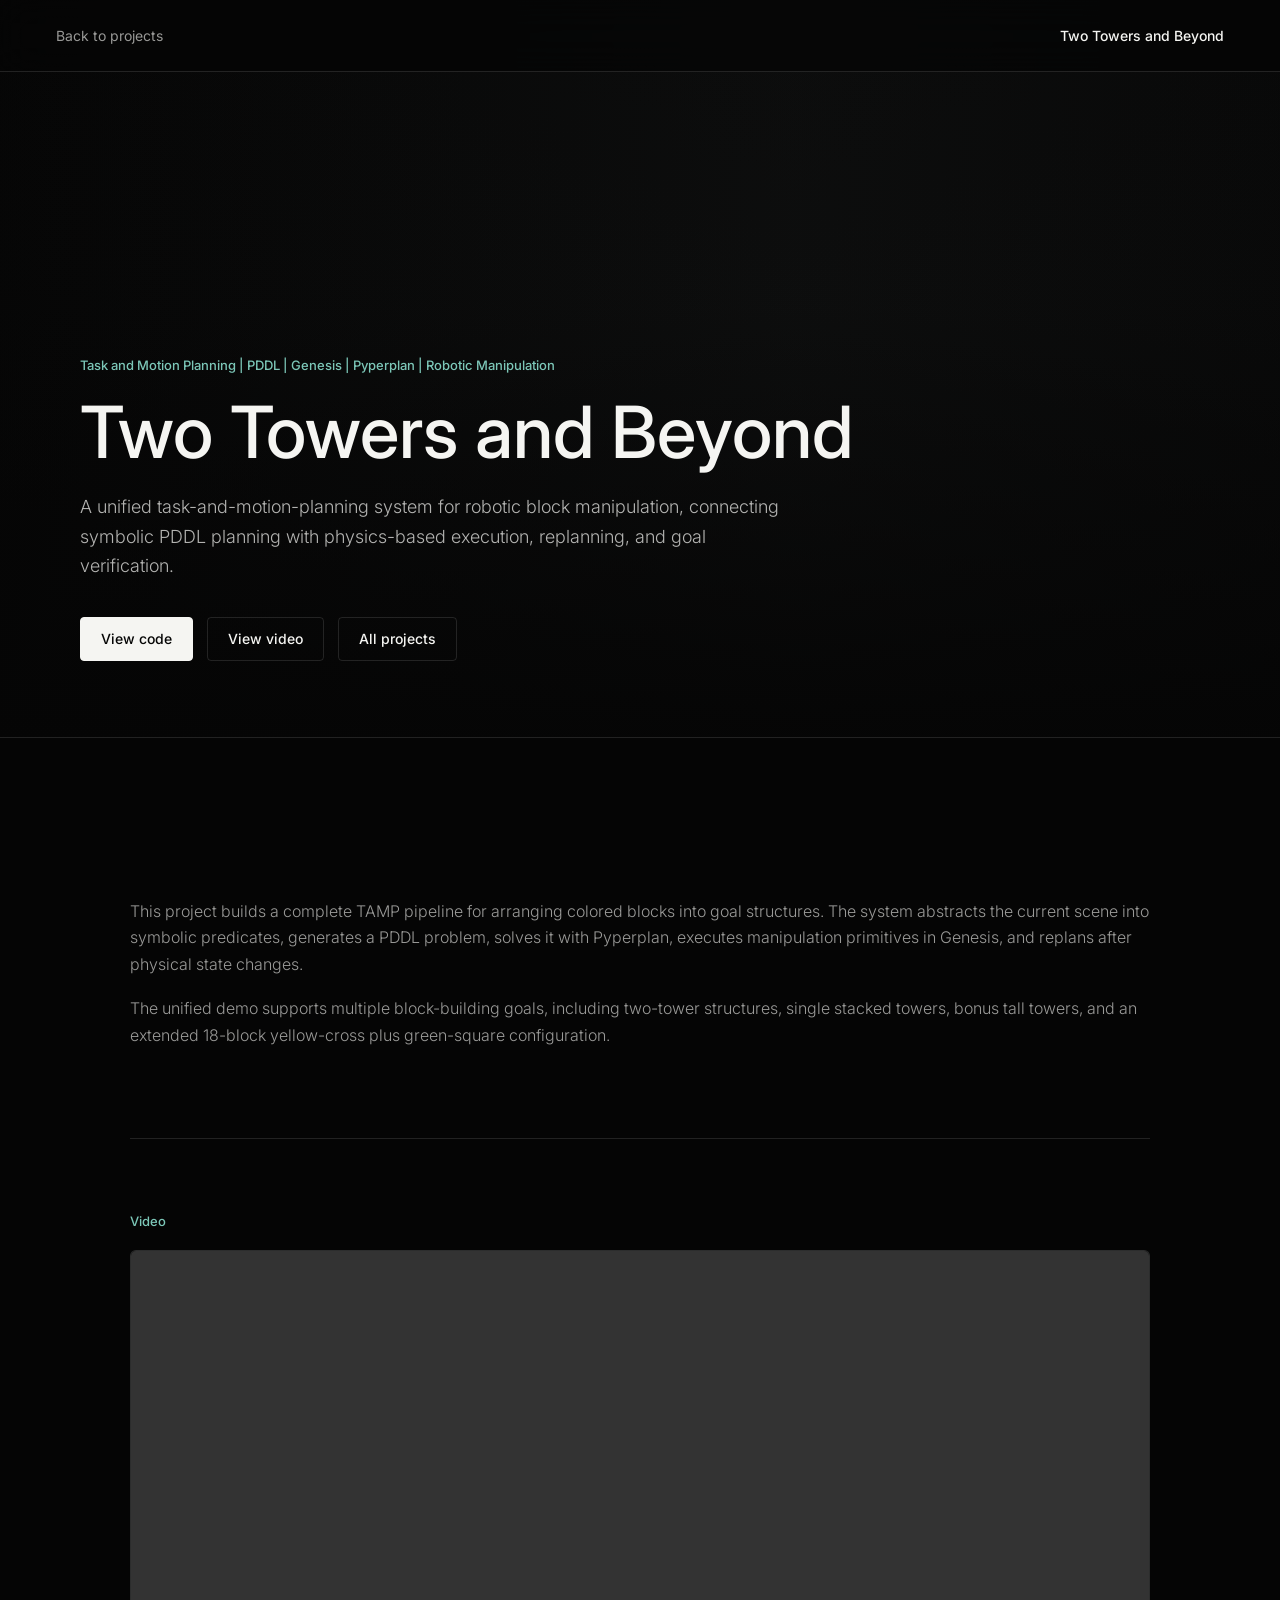
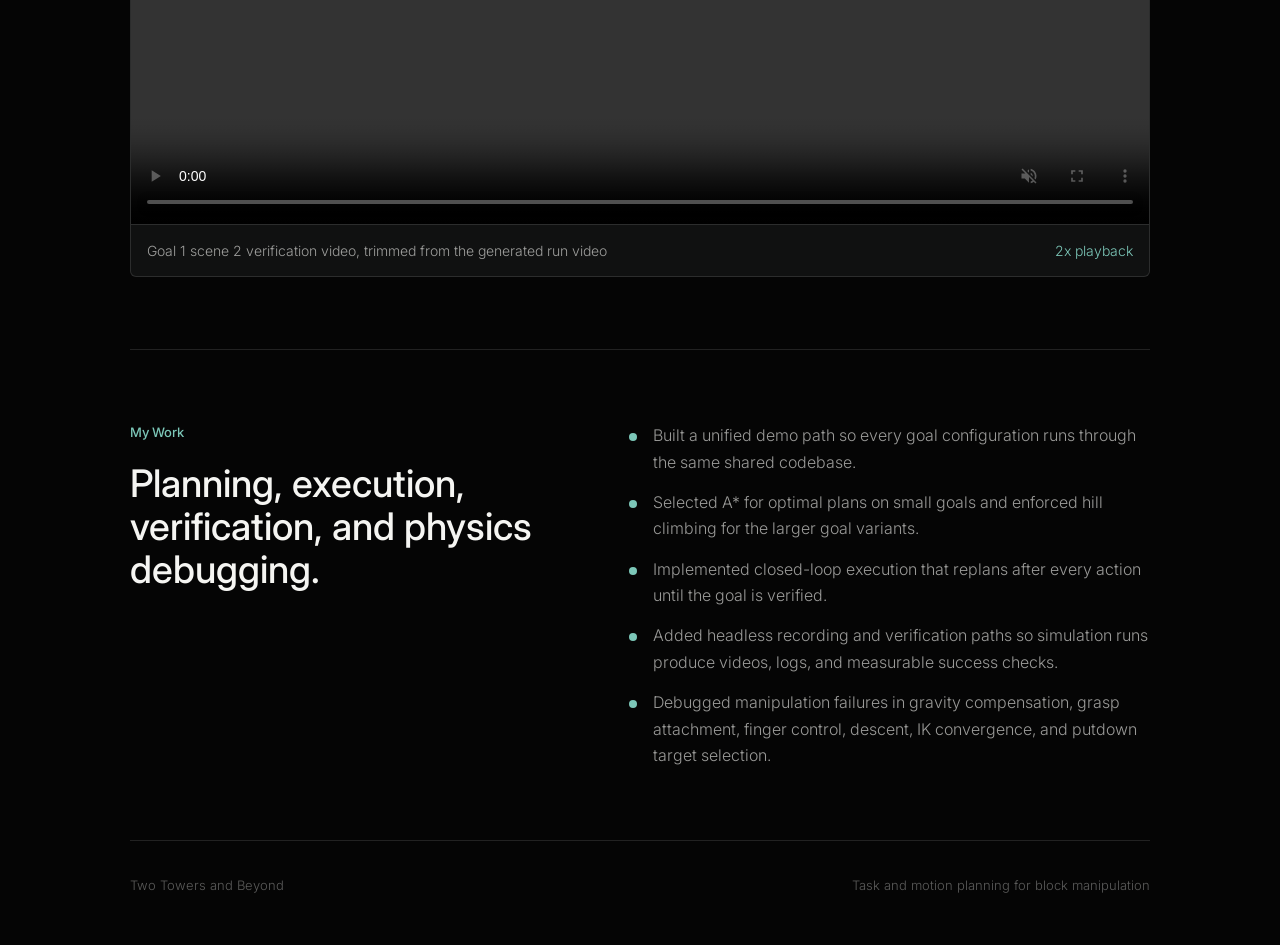
<file: projects/two_towers_and_beyond.html>
<!DOCTYPE html>
<html lang="en">
<head>
  <meta charset="UTF-8"/>
  <meta name="viewport" content="width=device-width, initial-scale=1.0"/>
  <title>Two Towers and Beyond | Task and Motion Planning</title>
  <meta name="description" content="Unified task-and-motion-planning system for robotic block manipulation combining symbolic PDDL planning, physics execution, replanning, and goal verification."/>
  <link rel="icon" href="../assets/pp_square.jpg"/>
  <link href="https://fonts.googleapis.com/css2?family=Inter:wght@300;400;500;600&amp;display=swap" rel="stylesheet"/>
  <style>
    *, *::before, *::after { box-sizing: border-box; margin: 0; padding: 0; }

    :root {
      --black: #050505;
      --white: #f5f5f2;
      --muted: rgba(245,245,242,0.62);
      --dim: rgba(245,245,242,0.36);
      --border: rgba(245,245,242,0.12);
      --panel: #101111;
      --accent: #7cc7b8;
      --accent-soft: rgba(124,199,184,0.15);
    }

    html { scroll-behavior: smooth; }

    body {
      background: var(--black);
      color: var(--white);
      font-family: Inter, -apple-system, BlinkMacSystemFont, sans-serif;
      font-weight: 300;
      line-height: 1.65;
      overflow-x: hidden;
      -webkit-font-smoothing: antialiased;
    }

    a { color: inherit; text-decoration: none; }
    video { display: block; max-width: 100%; }

    nav {
      position: fixed;
      top: 0;
      left: 0;
      right: 0;
      z-index: 20;
      display: flex;
      align-items: center;
      justify-content: space-between;
      height: 72px;
      padding: 0 56px;
      background: rgba(5,5,5,0.82);
      border-bottom: 1px solid var(--border);
      backdrop-filter: blur(18px);
    }

    .nav-title {
      font-size: 14px;
      font-weight: 500;
      color: var(--white);
    }

    .nav-back {
      font-size: 14px;
      font-weight: 400;
      color: var(--muted);
      transition: color 0.2s ease;
    }

    .nav-back:hover { color: var(--white); }

    .hero {
      position: relative;
      min-height: 82svh;
      display: flex;
      align-items: flex-end;
      overflow: hidden;
      padding: 144px 80px 76px;
      border-bottom: 1px solid var(--border);
    }

    .hero-media {
      position: absolute;
      inset: 0;
      z-index: 0;
      background: var(--panel);
    }

    .hero-media video {
      width: 100%;
      height: 100%;
      object-fit: cover;
      filter: brightness(0.5) saturate(0.96);
    }

    .hero-shade {
      position: absolute;
      inset: 0;
      z-index: 1;
      background:
        linear-gradient(to bottom, rgba(5,5,5,0.18), rgba(5,5,5,0.08) 42%, rgba(5,5,5,0.95)),
        linear-gradient(to right, rgba(5,5,5,0.9), rgba(5,5,5,0.22) 62%, rgba(5,5,5,0.6));
    }

    .hero-content {
      position: relative;
      z-index: 2;
      width: min(100%, 1120px);
      margin: 0 auto;
    }

    .eyebrow {
      font-size: 13px;
      font-weight: 500;
      color: var(--accent);
      margin-bottom: 18px;
    }

    h1 {
      max-width: 820px;
      font-size: 72px;
      font-weight: 500;
      line-height: 1.02;
      color: var(--white);
      margin-bottom: 24px;
    }

    .hero-summary {
      max-width: 720px;
      font-size: 18px;
      color: rgba(245,245,242,0.72);
      margin-bottom: 36px;
    }

    .hero-actions {
      display: flex;
      align-items: center;
      gap: 14px;
      flex-wrap: wrap;
    }

    .button {
      display: inline-flex;
      align-items: center;
      justify-content: center;
      min-height: 44px;
      padding: 0 20px;
      border: 1px solid var(--border);
      border-radius: 4px;
      color: var(--white);
      font-size: 14px;
      font-weight: 500;
      transition: background 0.2s ease, border-color 0.2s ease;
    }

    .button.primary {
      background: var(--white);
      color: var(--black);
      border-color: var(--white);
    }

    .button:hover {
      background: rgba(245,245,242,0.1);
      border-color: rgba(245,245,242,0.34);
    }

    .button.primary:hover { background: #d7f1eb; }

    main {
      max-width: 1180px;
      margin: 0 auto;
      padding: 88px 80px 0;
    }

    section {
      padding: 72px 0;
      border-bottom: 1px solid var(--border);
    }

    .two-col {
      display: grid;
      grid-template-columns: 0.9fr 1.1fr;
      gap: 72px;
      align-items: start;
    }

    h2 {
      font-size: 38px;
      font-weight: 500;
      line-height: 1.14;
      margin-bottom: 20px;
    }

    p {
      color: var(--muted);
      font-size: 16px;
      margin-bottom: 18px;
    }

    .stack-line {
      color: var(--accent);
      font-size: 15px;
      font-weight: 500;
      margin-top: 20px;
    }

    .metrics {
      display: grid;
      grid-template-columns: repeat(4, 1fr);
      gap: 1px;
      background: var(--border);
      border: 1px solid var(--border);
    }

    .metric {
      min-height: 132px;
      padding: 24px;
      background: var(--black);
    }

    .metric-value {
      font-size: 25px;
      font-weight: 500;
      color: var(--white);
      margin-bottom: 8px;
    }

    .metric-label {
      font-size: 14px;
      color: var(--dim);
    }

    .video-frame {
      overflow: hidden;
      border: 1px solid var(--border);
      border-radius: 6px;
      background: var(--panel);
    }

    .video-frame video {
      width: 100%;
      aspect-ratio: 16 / 9;
      object-fit: cover;
      background: var(--panel);
    }

    .video-caption {
      display: flex;
      justify-content: space-between;
      gap: 16px;
      padding: 14px 16px;
      color: var(--muted);
      font-size: 14px;
      border-top: 1px solid var(--border);
    }

    .video-caption span:last-child {
      color: var(--accent);
      flex-shrink: 0;
    }

    .work-list {
      list-style: none;
      display: grid;
      gap: 14px;
    }

    .work-list li {
      position: relative;
      padding-left: 24px;
      color: var(--muted);
      font-size: 16px;
    }

    .work-list li::before {
      content: "";
      position: absolute;
      left: 0;
      top: 11px;
      width: 8px;
      height: 8px;
      border-radius: 50%;
      background: var(--accent);
    }

    .system-grid {
      display: grid;
      grid-template-columns: repeat(3, 1fr);
      gap: 1px;
      background: var(--border);
      border: 1px solid var(--border);
    }

    .system-item {
      padding: 24px;
      background: var(--black);
      min-height: 146px;
    }

    .system-item h3 {
      font-size: 16px;
      font-weight: 500;
      margin-bottom: 10px;
      color: var(--white);
    }

    .system-item p {
      font-size: 14px;
      margin-bottom: 0;
      color: var(--dim);
    }

    .status {
      display: grid;
      grid-template-columns: 1fr 1fr;
      gap: 24px;
      align-items: stretch;
    }

    .status-panel {
      padding: 28px;
      border: 1px solid var(--border);
      border-radius: 6px;
      background: linear-gradient(135deg, var(--accent-soft), rgba(245,245,242,0.02));
    }

    .status-panel strong {
      display: block;
      font-size: 18px;
      font-weight: 500;
      color: var(--white);
      margin-bottom: 8px;
    }

    .status-panel p { margin-bottom: 0; }

    footer {
      max-width: 1180px;
      margin: 0 auto;
      padding: 34px 80px 48px;
      display: flex;
      justify-content: space-between;
      gap: 24px;
      color: var(--dim);
      font-size: 13px;
    }

    @media (max-width: 900px) {
      nav { padding: 0 24px; }
      .hero { min-height: 78svh; padding: 118px 24px 56px; }
      h1 { font-size: 48px; }
      .hero-summary { font-size: 16px; }
      main { padding: 56px 24px 0; }
      section { padding: 52px 0; }
      .two-col,
      .status {
        grid-template-columns: 1fr;
        gap: 32px;
      }
      .metrics,
      .system-grid {
        grid-template-columns: 1fr 1fr;
      }
      footer {
        padding: 28px 24px 40px;
        flex-direction: column;
      }
    }

    @media (max-width: 560px) {
      .nav-title { display: none; }
      h1 { font-size: 39px; }
      h2 { font-size: 30px; }
      .metrics,
      .system-grid {
        grid-template-columns: 1fr;
      }
      .video-caption {
        flex-direction: column;
        gap: 4px;
      }
    }
  </style>
</head>
<body>
  <nav>
    <a class="nav-back" href="../index.html#projects">Back to projects</a>
    <div class="nav-title">Two Towers and Beyond</div>
  </nav>

  <header class="hero">
    <div class="hero-media">
      <video autoplay muted loop playsinline src="../assets/tamp_two_towers.mp4"></video>
    </div>
    <div class="hero-shade"></div>
    <div class="hero-content">
      <div class="eyebrow">Task and Motion Planning | PDDL | Genesis | Pyperplan | Robotic Manipulation</div>
      <h1>Two Towers and Beyond</h1>
      <p class="hero-summary">
        A unified task-and-motion-planning system for robotic block manipulation,
        connecting symbolic PDDL planning with physics-based execution, replanning,
        and goal verification.
      </p>
      <div class="hero-actions">
        <a class="button primary" href="https://github.com/shuayyy/TAMP-Two-towers-and-beyond" target="_blank" rel="noopener">View code</a>
        <a class="button" href="#video">View video</a>
        <a class="button" href="../index.html#projects">All projects</a>
      </div>
    </div>
  </header>

  <main>
    <section>
      <p>
        This project builds a complete TAMP pipeline for arranging colored
        blocks into goal structures. The system abstracts the current scene
        into symbolic predicates, generates a PDDL problem, solves it with
        Pyperplan, executes manipulation primitives in Genesis, and replans
        after physical state changes.
      </p>
      <p>
        The unified demo supports multiple block-building goals, including
        two-tower structures, single stacked towers, bonus tall towers, and
        an extended 18-block yellow-cross plus green-square configuration.
      </p>
    </section>


    <section id="video">
      <div class="eyebrow">Video</div>
      <div class="video-frame">
        <video autoplay muted loop playsinline controls src="../assets/tamp_two_towers.mp4"></video>
        <div class="video-caption">
          <span>Goal 1 scene 2 verification video, trimmed from the generated run video</span>
          <span>2x playback</span>
        </div>
      </div>
    </section>

    <section>
      <div class="two-col">
        <div>
          <div class="eyebrow">My Work</div>
          <h2>Planning, execution, verification, and physics debugging.</h2>
        </div>
        <ul class="work-list">
          <li>Built a unified demo path so every goal configuration runs through the same shared codebase.</li>
          <li>Selected A* for optimal plans on small goals and enforced hill climbing for the larger goal variants.</li>
          <li>Implemented closed-loop execution that replans after every action until the goal is verified.</li>
          <li>Added headless recording and verification paths so simulation runs produce videos, logs, and measurable success checks.</li>
          <li>Debugged manipulation failures in gravity compensation, grasp attachment, finger control, descent, IK convergence, and putdown target selection.</li>
        </ul>
      </div>
    </section>


  </main>

  <footer>
    <span>Two Towers and Beyond</span>
    <span>Task and motion planning for block manipulation</span>
  </footer>
</body>
</html>
</file>
<file: style.css>
*, *::before, *::after { box-sizing: border-box; margin: 0; padding: 0; }

    :root {
      --black: #000000;
      --white: #ffffff;
      --off-white: #f0f0f0;
      --gray: #888888;
      --border: rgba(255,255,255,0.1);
      --col: 900px;
    }

    html { scroll-behavior: smooth; }

    body {
      background: var(--black);
      color: var(--white);
      font-family: 'Inter', -apple-system, BlinkMacSystemFont, sans-serif;
      font-weight: 300;
      line-height: 1.6;
      overflow-x: hidden;
      -webkit-font-smoothing: antialiased;
    }

    a { color: inherit; text-decoration: none; }
    img { display: block; max-width: 100%; }

    /* ── REVEAL ANIMATION ────────────────────── */
    .reveal {
      opacity: 0;
      transform: translateY(32px);
      transition: opacity 0.9s ease, transform 0.9s ease;
    }
    .reveal.visible {
      opacity: 1;
      transform: translateY(0);
    }

    /* ── NAV / TOP CATALOG ───────────────────── */
    nav {
      position: fixed; top: 0; left: 0; right: 0; z-index: 100;
      background: rgba(0,0,0,0.85);
      backdrop-filter: blur(20px);
      -webkit-backdrop-filter: blur(20px);
      border-bottom: 1px solid rgba(255,255,255,0.06);
    }
    .nav-inner {
      max-width: var(--col); margin: 0 auto;
      padding: 0 28px; height: 68px;
      display: flex; align-items: center; justify-content: space-between;
    }

    .nav-left { display: flex; align-items: center; gap: 13px; }

    .nav-avatar {
      width: 34px; height: 34px; border-radius: 50%;
      object-fit: cover;
      border: 1px solid rgba(255,255,255,0.15);
      flex-shrink: 0;
    }

    .nav-name {
      font-size: 14px; font-weight: 500;
      letter-spacing: 0.01em; color: var(--white);
      white-space: nowrap;
    }

    .nav-center { display: flex; gap: 26px; }

    .nav-link {
      font-size: 13px; font-weight: 400;
      color: rgba(255,255,255,0.45);
      transition: color 0.2s;
      position: relative; padding: 4px 0;
    }
    .nav-link:hover { color: var(--white); }
    .nav-link.active { color: var(--white); }
    .nav-link.active::after {
      content: ''; position: absolute; left: 0; right: 0; bottom: -2px;
      height: 1px; background: var(--white);
    }

    .nav-right { display: flex; align-items: center; gap: 14px; }

    .nav-icon-link img {
      width: 17px; height: 17px;
      opacity: 0.55; filter: invert(1);
      transition: opacity 0.2s;
    }
    .nav-icon-link:hover img { opacity: 1; }

    .nav-resume {
      font-size: 11px; letter-spacing: 0.08em; text-transform: uppercase;
      border: 1px solid rgba(255,255,255,0.25);
      padding: 5px 12px; border-radius: 2px;
      transition: background 0.2s, color 0.2s;
    }
    .nav-resume:hover { background: var(--white); color: var(--black); }

    /* mobile hamburger */
    .nav-hamburger {
      display: none; flex-direction: column;
      gap: 5px; cursor: pointer;
      padding: 4px;
      background: none; border: none;
    }
    .nav-hamburger span {
      display: block; width: 22px; height: 1.5px;
      background: var(--white); border-radius: 2px;
      transition: all 0.3s;
    }

    /* mobile menu */
    .mobile-menu {
      display: none;
      position: fixed; top: 68px; left: 0; right: 0;
      background: rgba(0,0,0,0.97);
      backdrop-filter: blur(20px);
      border-bottom: 1px solid rgba(255,255,255,0.06);
      padding: 24px 24px 32px;
      flex-direction: column; gap: 0;
      z-index: 99;
    }
    .mobile-menu.open { display: flex; }
    .mobile-menu a {
      font-size: 18px; font-weight: 300;
      color: var(--gray); padding: 14px 0;
      border-bottom: 1px solid rgba(255,255,255,0.06);
      transition: color 0.2s;
    }
    .mobile-menu a:last-child { border-bottom: none; }
    .mobile-menu a:hover { color: var(--white); }

    /* ── SHARED COLUMN ───────────────────────── */
    .col {
      max-width: var(--col);
      margin: 0 auto;
      padding: 0 28px;
    }

    .site-main section { padding: 72px 0; }
    .site-main section + section { border-top: 1px solid rgba(255,255,255,0.07); }

    .eyebrow {
      font-size: 22px; font-weight: 600;
      letter-spacing: -0.02em;
      color: var(--white); margin-bottom: 26px;
    }

    /* ── HOME ────────────────────────────────── */
    #home {
      min-height: 100svh;
      display: flex; align-items: center;
      padding-top: 68px;
    }
    #home .col { width: 100%; max-width: 1256px; }

    .intro-layout {
      display: flex; gap: 42px; align-items: flex-start;
    }
    .intro-side { flex-shrink: 0; width: 350px; }
    .intro-photo {
      width: 350px; height: 350px;
      border-radius: 4px; object-fit: cover;
      border: 1px solid var(--border);
    }
    .intro-affil {
      margin-top: 14px;
      font-size: 13px; line-height: 1.7;
      color: rgba(255,255,255,0.5);
      text-align: center;
    }
    .intro-text { flex: 1; }

    .intro-name {
      font-size: 35px; font-weight: 600; letter-spacing: -0.02em;
      line-height: 1.2; margin-bottom: 8px;
    }
    .intro-icons {
      display: flex; align-items: center; justify-content: center; gap: 44px;
      margin-top: 48px;
    }
    .intro-icon {
      display: inline-flex; align-items: center; justify-content: center;
      color: rgba(255,255,255,0.85);
      transition: color 0.2s, opacity 0.2s;
    }
    .intro-icon svg { width: 70px; height: 70px; }
    .intro-icon img { width: 70px; height: 70px; opacity: 0.85; transition: opacity 0.2s; }
    .intro-icon img.invert { filter: brightness(0) invert(1); }
    .intro-icon:hover { color: var(--white); }
    .intro-icon:hover img { opacity: 1; }
    .intro-icon-cv {
      font-size: 55px; font-weight: 700; letter-spacing: 0.02em;
      font-family: Georgia, 'Times New Roman', serif;
      line-height: 1;
    }

    .intro-body p {
      font-size: 18px; line-height: 1.75;
      color: rgba(255,255,255,0.62);
      margin-bottom: 14px;
    }
    .intro-body p:last-child { margin-bottom: 0; }
    .intro-body strong { color: rgba(255,255,255,0.92); font-weight: 400; }
    .intro-body a { color: var(--white); border-bottom: 1px solid rgba(255,255,255,0.3); }

    /* ── PROJECTS ────────────────────────────── */
    .projects-list {
      display: flex; flex-direction: column; gap: 22px;
    }

    .project-row {
      display: flex; gap: 26px; align-items: stretch;
      border: 1px solid var(--border);
      border-radius: 4px; overflow: hidden;
      transition: border-color 0.3s;
      background: var(--black);
    }
    .project-row:hover { border-color: rgba(255,255,255,0.28); }

    .project-media {
      flex: 0 0 300px;
      aspect-ratio: 16/9; overflow: hidden;
      background: #0a0a0a;
    }
    .project-media img,
    .project-media video {
      width: 100%; height: 100%; object-fit: cover;
      filter: brightness(0.86);
      transition: filter 0.4s, transform 0.5s;
    }
    .project-row:hover .project-media img,
    .project-row:hover .project-media video {
      filter: brightness(1); transform: scale(1.03);
    }

    .project-body {
      flex: 1; display: flex; flex-direction: column;
      justify-content: center;
      padding: 18px 24px 18px 0;
    }

    .project-title {
      font-size: 16px; font-weight: 400;
      letter-spacing: -0.01em; color: var(--white);
      margin-bottom: 6px; line-height: 1.35;
    }

    .project-tag {
      font-size: 10px; font-weight: 400;
      letter-spacing: 0.15em; text-transform: uppercase;
      color: var(--gray); margin-bottom: 10px;
    }

    .project-desc {
      font-size: 13px; font-weight: 300;
      color: rgba(255,255,255,0.45); line-height: 1.65;
      margin-bottom: 10px;
    }

    .project-link {
      font-size: 11px; font-weight: 400;
      letter-spacing: 0.08em; text-transform: uppercase;
      color: rgba(255,255,255,0.35);
      display: inline-flex; align-items: center; gap: 6px;
      transition: color 0.2s;
    }
    .project-row:hover .project-link { color: var(--white); }

    /* ── CONTACT ─────────────────────────────── */
    .contact-body {
      font-size: 15px; line-height: 1.8;
      color: rgba(255,255,255,0.62);
      max-width: 580px; margin-bottom: 22px;
    }
    .contact-line {
      font-size: 17px; color: rgba(255,255,255,0.62);
      margin-bottom: 14px;
    }
    .contact-line a {
      color: var(--white);
      border-bottom: 1px solid rgba(255,255,255,0.3);
      transition: border-color 0.2s;
    }
    .contact-line a:hover { border-color: var(--white); }
    .contact-note { font-size: 14px; color: rgba(255,255,255,0.4); margin-left: 8px; }

    /* ── FOOTER ──────────────────────────────── */
    footer {
      border-top: 1px solid rgba(255,255,255,0.07);
      padding: 26px 0;
    }
    .footer-inner {
      max-width: var(--col); margin: 0 auto; padding: 0 28px;
      display: flex; justify-content: space-between; align-items: center;
      font-size: 11.5px; color: rgba(255,255,255,0.3);
    }
    .footer-links { display: flex; gap: 18px; }
    .footer-link:hover { color: var(--white); }

    /* ── MOBILE ──────────────────────────────── */
    @media(max-width: 768px) {
      .nav-center { display: none; }
      .nav-hamburger { display: flex; }
      .nav-name { font-size: 13px; max-width: calc(100vw - 150px); overflow: hidden; text-overflow: ellipsis; }

      .site-main section { padding: 52px 0; }
      #home { padding-top: 90px; align-items: flex-start; }

      .intro-layout { flex-direction: column; gap: 20px; }
      .intro-side { width: 160px; }
      .intro-photo { width: 160px; height: 160px; }
      .intro-affil { font-size: 12px; }

      .project-row { flex-direction: column; gap: 0; }
      .project-media { flex: none; }
      .project-body { padding: 16px 18px 18px; }
    }
</file>
